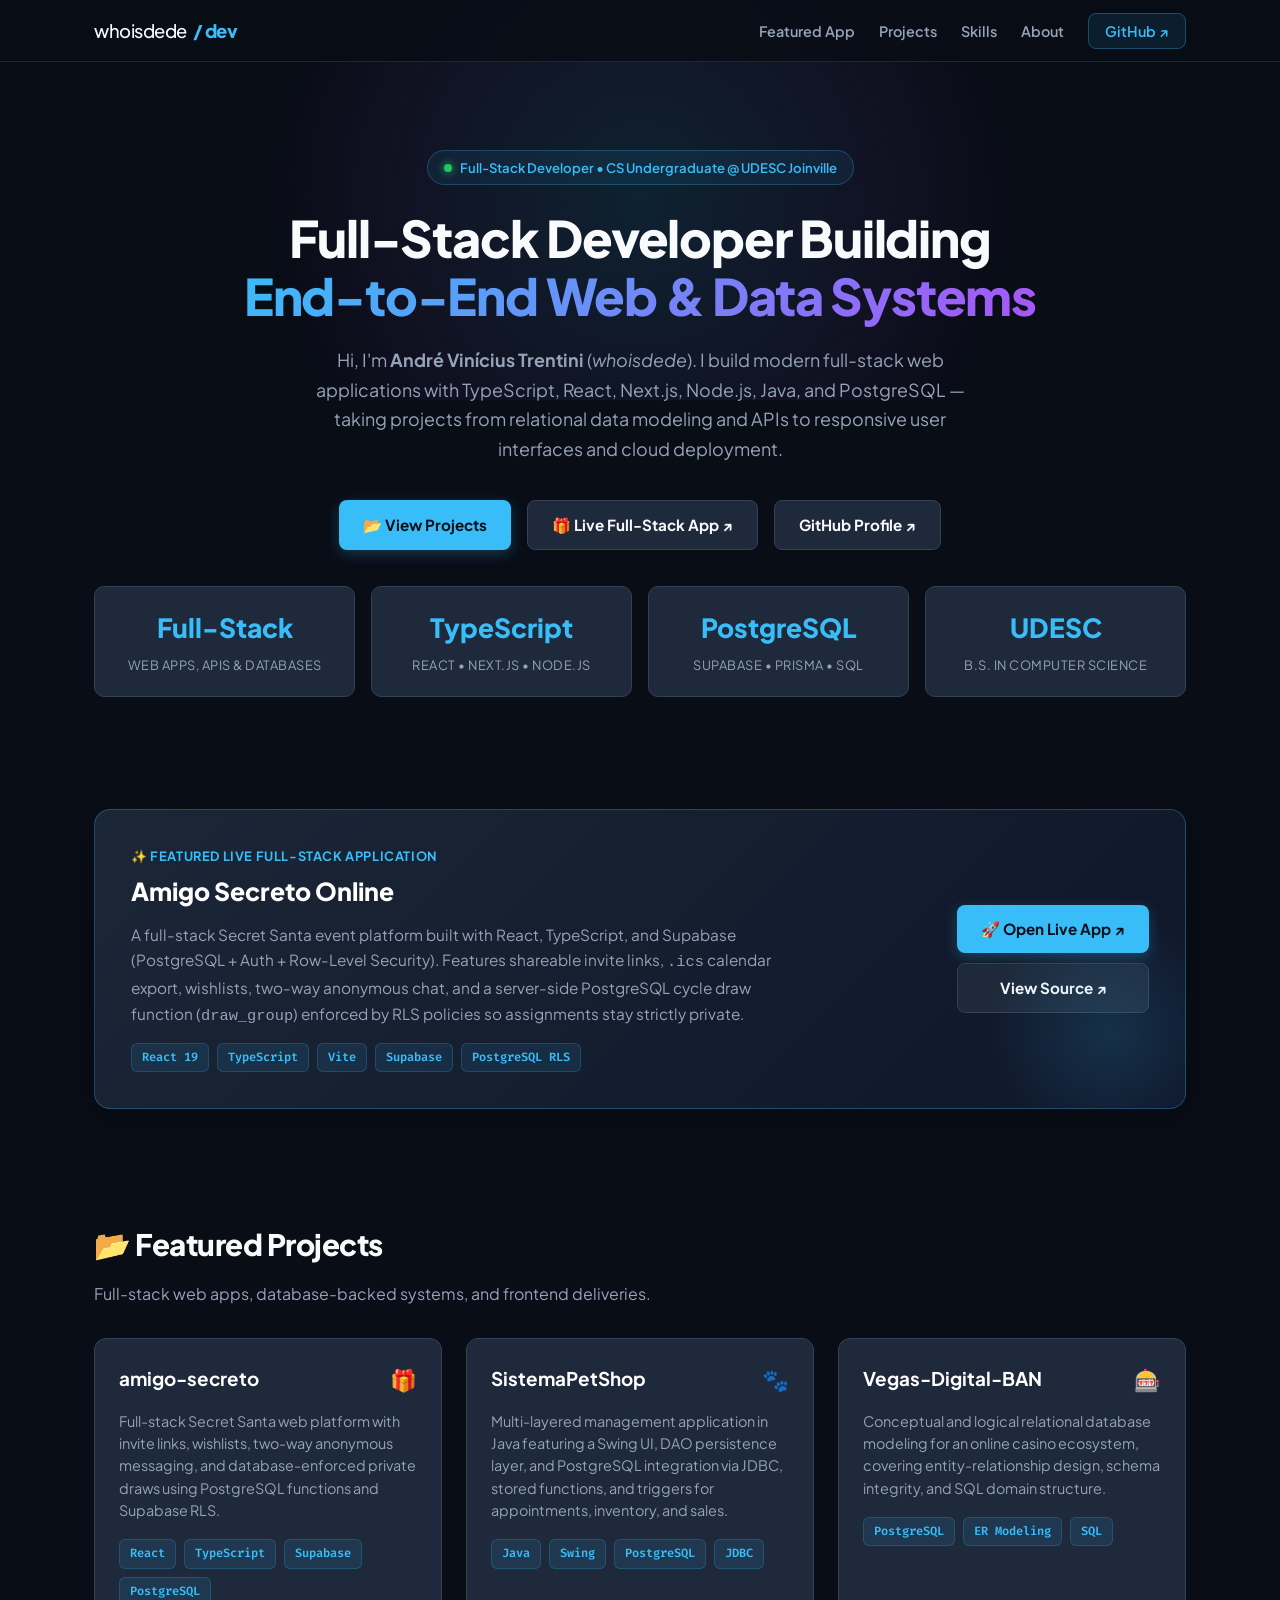
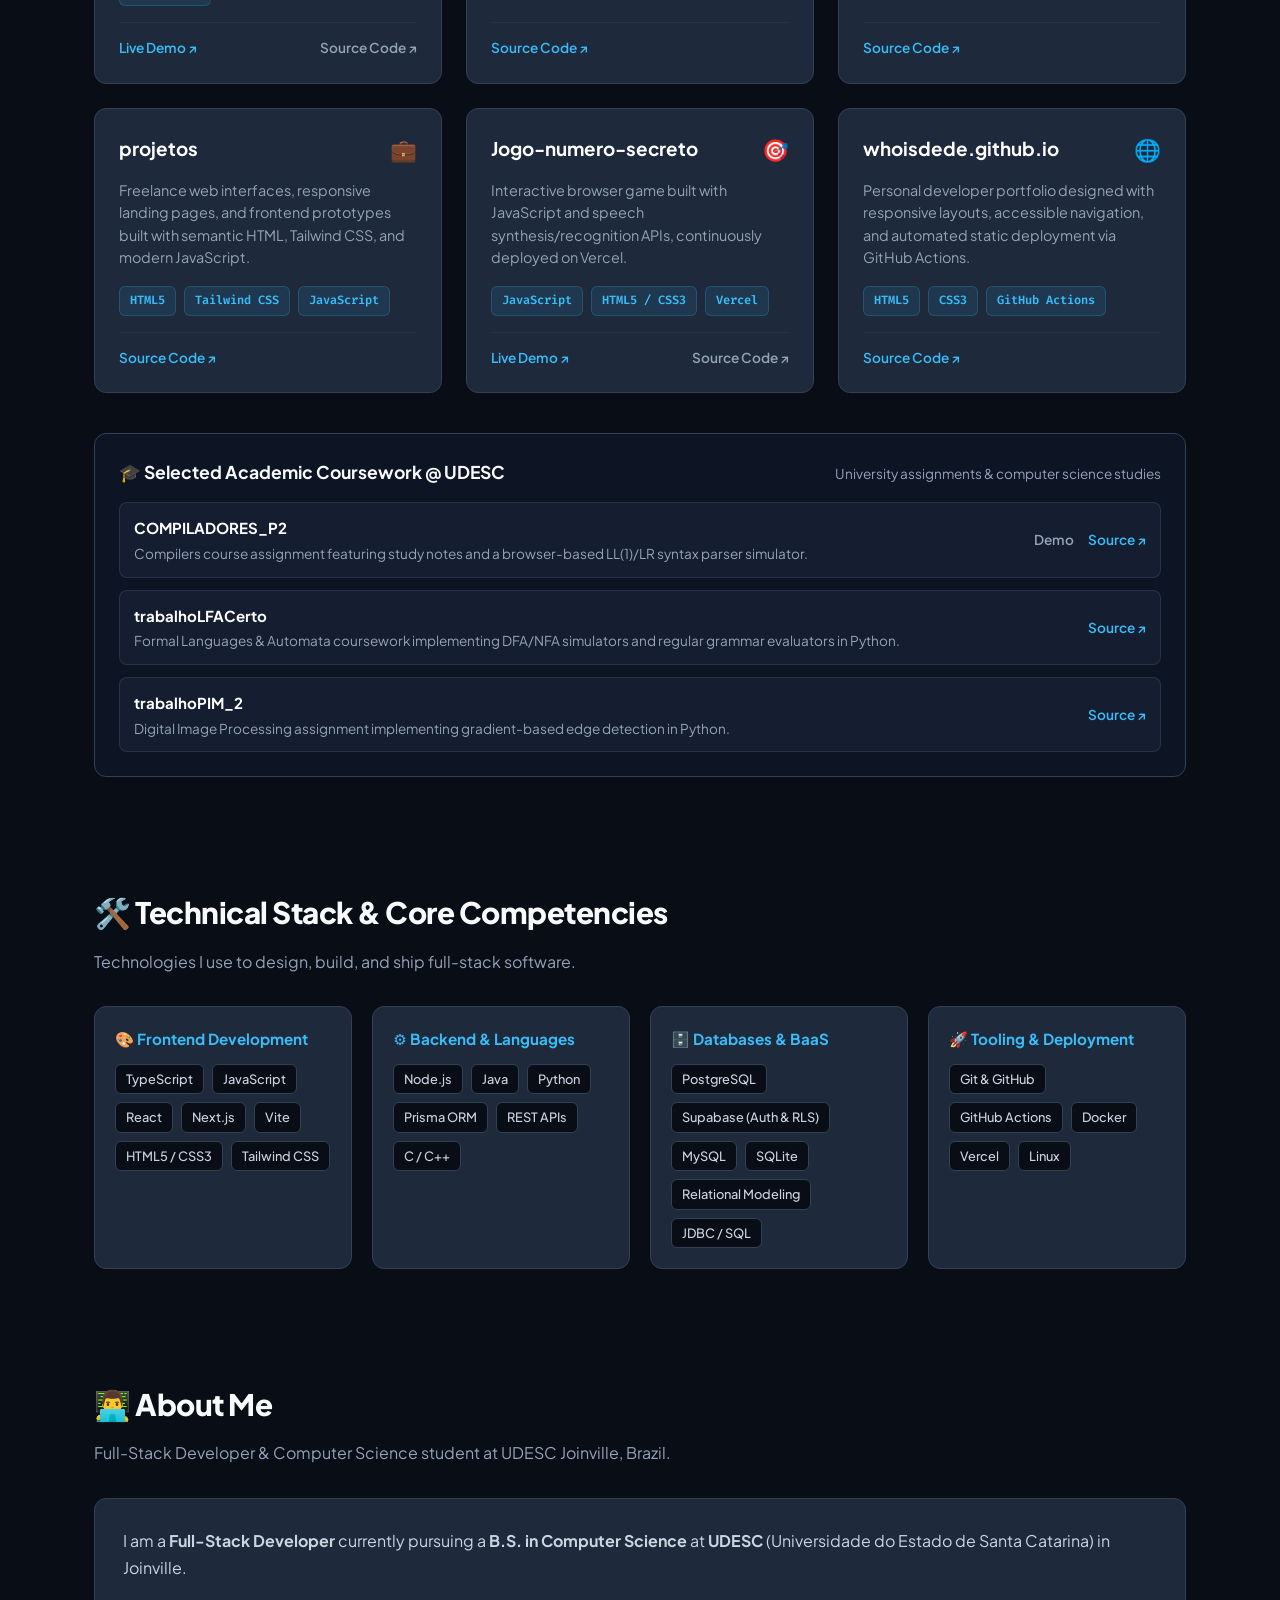
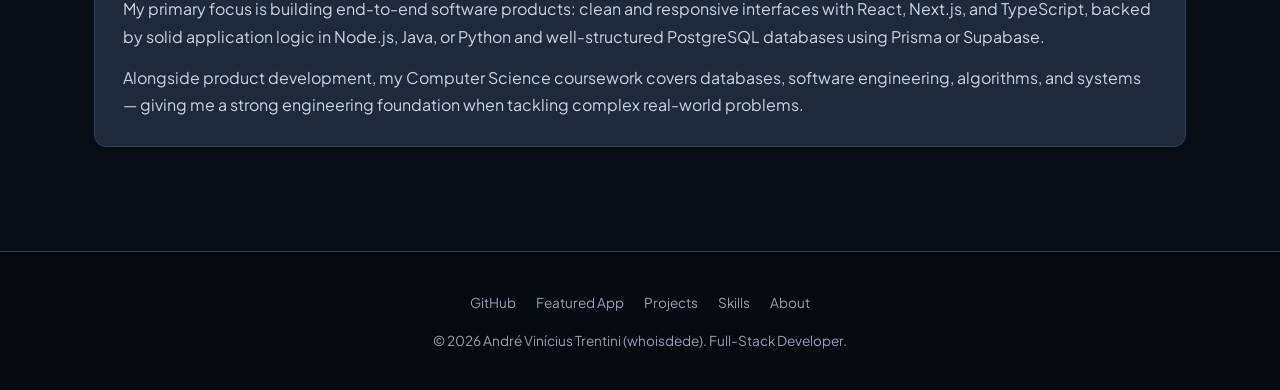
<file: index.html>
<!DOCTYPE html>
<html lang="en">
<head>
  <meta charset="UTF-8" />
  <meta name="viewport" content="width=device-width, initial-scale=1.0" />
  <title>André Vinícius Trentini | Full-Stack Developer</title>
  <meta name="description" content="Personal portfolio of André Vinícius Trentini (whoisdede). Full-Stack Developer and Computer Science undergraduate at UDESC building end-to-end web applications, APIs, and relational database systems." />
  <link rel="preconnect" href="https://fonts.googleapis.com" />
  <link rel="preconnect" href="https://fonts.gstatic.com" crossorigin />
  <link href="https://fonts.googleapis.com/css2?family=Fira+Code:wght@400;600&family=Plus+Jakarta+Sans:wght@400;500;600;700;800&display=swap" rel="stylesheet" />
  <style>
    :root {
      --bg: #090d16;
      --surface: #0f172a;
      --card-bg: #1e293b;
      --card-hover: #273549;
      --border: #334155;
      --text: #f8fafc;
      --text-muted: #94a3b8;
      --primary: #38bdf8;
      --primary-glow: rgba(56, 189, 248, 0.25);
      --accent: #a855f7;
      --success: #22c55e;
      --font-main: 'Plus Jakarta Sans', system-ui, -apple-system, sans-serif;
      --font-mono: 'Fira Code', monospace;
    }

    * { box-sizing: border-box; margin: 0; padding: 0; }
    html { scroll-behavior: smooth; }
    body {
      background-color: var(--bg);
      color: var(--text);
      font-family: var(--font-main);
      line-height: 1.6;
      overflow-x: hidden;
    }

    :focus-visible {
      outline: 2px solid var(--primary);
      outline-offset: 3px;
    }

    /* Ambient background gradient glow */
    .bg-glow {
      position: fixed;
      top: 0;
      left: 50%;
      transform: translateX(-50%);
      width: 1000px;
      height: 400px;
      background: radial-gradient(circle, rgba(56, 189, 248, 0.12) 0%, rgba(168, 85, 247, 0.05) 50%, transparent 70%);
      pointer-events: none;
      z-index: 0;
    }

    /* Navigation */
    header {
      position: sticky;
      top: 0;
      backdrop-filter: blur(14px);
      background: rgba(9, 13, 22, 0.85);
      border-bottom: 1px solid rgba(51, 65, 85, 0.5);
      z-index: 100;
    }
    .nav-container {
      max-width: 1140px;
      margin: 0 auto;
      padding: 16px 24px;
      display: flex;
      justify-content: space-between;
      align-items: center;
      position: relative;
    }
    .logo {
      font-size: 1.15rem;
      font-weight: 800;
      color: var(--primary);
      text-decoration: none;
      display: flex;
      align-items: center;
      gap: 6px;
      letter-spacing: -0.5px;
    }
    .logo span { color: var(--text); font-weight: 500; }
    .nav-links { display: flex; gap: 24px; list-style: none; align-items: center; }
    .nav-links a {
      color: var(--text-muted);
      text-decoration: none;
      font-size: 0.9rem;
      font-weight: 600;
      transition: color 0.2s;
    }
    .nav-links a:hover { color: var(--primary); }
    .btn-nav {
      background: rgba(56, 189, 248, 0.1);
      color: var(--primary) !important;
      border: 1px solid rgba(56, 189, 248, 0.3);
      padding: 8px 16px;
      border-radius: 8px;
      transition: all 0.2s !important;
    }
    .btn-nav:hover {
      background: var(--primary) !important;
      color: #090d16 !important;
    }
    .nav-toggle {
      display: none;
      background: var(--card-bg);
      color: var(--text);
      border: 1px solid var(--border);
      border-radius: 8px;
      padding: 8px 10px;
      cursor: pointer;
      align-items: center;
      justify-content: center;
    }

    /* Layout Container */
    .container {
      max-width: 1140px;
      margin: 0 auto;
      padding: 0 24px;
      position: relative;
      z-index: 1;
    }

    /* Hero Section */
    .hero {
      padding: 88px 0 56px;
      text-align: center;
    }
    .badge-pill {
      display: inline-flex;
      align-items: center;
      gap: 8px;
      padding: 6px 16px;
      background: rgba(56, 189, 248, 0.08);
      border: 1px solid rgba(56, 189, 248, 0.25);
      border-radius: 9999px;
      font-size: 0.82rem;
      font-weight: 600;
      color: var(--primary);
      margin-bottom: 24px;
    }
    .badge-dot { width: 8px; height: 8px; background: var(--success); border-radius: 50%; box-shadow: 0 0 8px var(--success); }

    .hero h1 {
      font-size: 3.15rem;
      font-weight: 800;
      letter-spacing: -1.2px;
      line-height: 1.15;
      margin-bottom: 20px;
    }
    .gradient-text {
      background: linear-gradient(135deg, #38bdf8 0%, #a855f7 100%);
      -webkit-background-clip: text;
      -webkit-text-fill-color: transparent;
    }
    .hero p {
      font-size: 1.12rem;
      color: var(--text-muted);
      max-width: 680px;
      margin: 0 auto 36px;
      line-height: 1.65;
    }
    .hero-actions {
      display: flex;
      justify-content: center;
      gap: 16px;
      flex-wrap: wrap;
    }
    .btn {
      display: inline-flex;
      align-items: center;
      gap: 8px;
      padding: 12px 24px;
      border-radius: 8px;
      font-size: 0.95rem;
      font-weight: 700;
      text-decoration: none;
      transition: all 0.2s;
      cursor: pointer;
    }
    .btn-primary {
      background: var(--primary);
      color: #090d16;
      box-shadow: 0 4px 14px var(--primary-glow);
    }
    .btn-primary:hover {
      background: #7dd3fc;
      transform: translateY(-2px);
      box-shadow: 0 6px 20px var(--primary-glow);
    }
    .btn-secondary {
      background: var(--card-bg);
      color: var(--text);
      border: 1px solid var(--border);
    }
    .btn-secondary:hover {
      background: var(--card-hover);
      border-color: var(--primary);
      transform: translateY(-2px);
    }

    /* Section Styling */
    section { padding: 56px 0; }
    .section-title {
      font-size: 1.85rem;
      font-weight: 800;
      letter-spacing: -0.5px;
      margin-bottom: 12px;
      display: flex;
      align-items: center;
      gap: 12px;
    }
    .section-subtitle {
      font-size: 1rem;
      color: var(--text-muted);
      margin-bottom: 32px;
    }

    /* Featured App Banner */
    .featured-banner {
      background: linear-gradient(135deg, rgba(30, 41, 59, 0.9) 0%, rgba(15, 23, 42, 0.95) 100%);
      border: 1px solid rgba(56, 189, 248, 0.3);
      border-radius: 16px;
      padding: 36px;
      display: flex;
      justify-content: space-between;
      align-items: center;
      gap: 32px;
      box-shadow: 0 10px 30px rgba(0, 0, 0, 0.3);
      position: relative;
      overflow: hidden;
    }
    .featured-banner::before {
      content: "";
      position: absolute;
      right: -50px;
      bottom: -50px;
      width: 250px;
      height: 250px;
      background: radial-gradient(circle, rgba(56, 189, 248, 0.15), transparent 70%);
      pointer-events: none;
    }
    .featured-eyebrow {
      font-size: 0.8rem;
      font-weight: 700;
      color: var(--primary);
      text-transform: uppercase;
      letter-spacing: 0.6px;
      margin-bottom: 6px;
    }
    .featured-content h2 { font-size: 1.55rem; color: #fff; margin-bottom: 10px; font-weight: 800; }
    .featured-content p { color: var(--text-muted); font-size: 0.96rem; max-width: 640px; line-height: 1.65; }
    .featured-actions {
      display: flex;
      flex-direction: column;
      gap: 10px;
      flex-shrink: 0;
    }
    .lab-tags { display: flex; gap: 8px; margin-top: 14px; flex-wrap: wrap; }
    .tag {
      padding: 4px 10px;
      border-radius: 6px;
      font-size: 0.75rem;
      font-family: var(--font-mono);
      font-weight: 600;
      background: rgba(56, 189, 248, 0.1);
      color: var(--primary);
      border: 1px solid rgba(56, 189, 248, 0.2);
    }

    /* Projects Grid */
    .projects-grid {
      display: grid;
      grid-template-columns: repeat(auto-fill, minmax(320px, 1fr));
      gap: 24px;
    }
    .project-card {
      background: var(--card-bg);
      border: 1px solid var(--border);
      border-radius: 12px;
      padding: 24px;
      display: flex;
      flex-direction: column;
      justify-content: space-between;
      transition: transform 0.25s ease, border-color 0.25s ease, box-shadow 0.25s ease;
      position: relative;
    }
    .project-card:hover {
      transform: translateY(-4px);
      border-color: var(--primary);
      box-shadow: 0 12px 24px -10px rgba(56, 189, 248, 0.15);
    }
    .project-header {
      display: flex;
      justify-content: space-between;
      align-items: flex-start;
      margin-bottom: 12px;
    }
    .project-title { font-size: 1.18rem; font-weight: 700; color: #fff; }
    .project-icon { font-size: 1.35rem; }
    .project-desc {
      color: var(--text-muted);
      font-size: 0.9rem;
      margin-bottom: 18px;
      flex-grow: 1;
      line-height: 1.55;
    }
    .project-card .lab-tags { margin-top: 0; margin-bottom: 16px; }
    .project-footer {
      display: flex;
      justify-content: space-between;
      align-items: center;
      gap: 12px;
      padding-top: 14px;
      border-top: 1px solid rgba(51, 65, 85, 0.45);
    }
    .project-link {
      font-size: 0.85rem;
      color: var(--primary);
      font-weight: 600;
      text-decoration: none;
      display: inline-flex;
      align-items: center;
      gap: 4px;
      transition: color 0.2s;
    }
    .project-link:hover { color: #7dd3fc; text-decoration: underline; }
    .project-link.muted { color: var(--text-muted); }
    .project-link.muted:hover { color: var(--text); }

    /* Coursework Subsection */
    .coursework-box {
      margin-top: 40px;
      background: rgba(15, 23, 42, 0.75);
      border: 1px solid var(--border);
      border-radius: 12px;
      padding: 24px;
    }
    .coursework-header {
      display: flex;
      justify-content: space-between;
      align-items: baseline;
      flex-wrap: wrap;
      gap: 8px;
      margin-bottom: 16px;
    }
    .coursework-header h3 { font-size: 1.1rem; font-weight: 700; color: var(--text); }
    .coursework-header span { font-size: 0.85rem; color: var(--text-muted); }
    .coursework-list { list-style: none; display: grid; gap: 12px; }
    .coursework-item {
      display: flex;
      justify-content: space-between;
      align-items: center;
      gap: 16px;
      padding: 12px 14px;
      background: rgba(30, 41, 59, 0.55);
      border: 1px solid rgba(51, 65, 85, 0.6);
      border-radius: 8px;
      flex-wrap: wrap;
    }
    .coursework-info strong { color: #fff; font-size: 0.94rem; }
    .coursework-info p { color: var(--text-muted); font-size: 0.85rem; margin-top: 2px; }
    .coursework-links { display: flex; gap: 14px; flex-shrink: 0; }

    /* Skills Grid */
    .skills-grid {
      display: grid;
      grid-template-columns: repeat(auto-fill, minmax(250px, 1fr));
      gap: 20px;
    }
    .skill-card {
      background: var(--card-bg);
      border: 1px solid var(--border);
      border-radius: 12px;
      padding: 20px;
    }
    .skill-title {
      font-size: 0.95rem;
      font-weight: 700;
      color: var(--primary);
      margin-bottom: 12px;
      display: flex;
      align-items: center;
      gap: 8px;
    }
    .skill-list { display: flex; flex-wrap: wrap; gap: 8px; list-style: none; }
    .skill-pill {
      background: #090d16;
      border: 1px solid var(--border);
      padding: 4px 10px;
      border-radius: 6px;
      font-size: 0.8rem;
      color: #cbd5e1;
      font-weight: 500;
    }

    /* Stats Overview */
    .stats-container {
      display: grid;
      grid-template-columns: repeat(auto-fit, minmax(210px, 1fr));
      gap: 16px;
      margin-top: 36px;
    }
    .stat-box {
      background: var(--card-bg);
      border: 1px solid var(--border);
      border-radius: 10px;
      padding: 20px;
      text-align: center;
    }
    .stat-number { font-size: 1.65rem; font-weight: 800; color: var(--primary); }
    .stat-label { font-size: 0.8rem; color: var(--text-muted); text-transform: uppercase; letter-spacing: 0.5px; margin-top: 6px; }

    /* About Card */
    .about-card {
      background: var(--card-bg);
      border: 1px solid var(--border);
      border-radius: 12px;
      padding: 28px;
      line-height: 1.7;
      color: #cbd5e1;
    }
    .about-card p + p { margin-top: 14px; }

    /* Footer */
    footer {
      border-top: 1px solid var(--border);
      padding: 40px 0;
      text-align: center;
      color: var(--text-muted);
      font-size: 0.85rem;
      background: #060910;
      margin-top: 48px;
    }
    .footer-links { display: flex; justify-content: center; gap: 20px; margin-bottom: 16px; flex-wrap: wrap; }
    .footer-links a { color: var(--text-muted); text-decoration: none; transition: color 0.2s; }
    .footer-links a:hover { color: var(--primary); }

    @media (max-width: 768px) {
      .hero h1 { font-size: 2.25rem; }
      .featured-banner { flex-direction: column; align-items: flex-start; padding: 26px; }
      .featured-actions { width: 100%; }
      .nav-toggle { display: inline-flex; }
      .nav-links {
        display: none;
        position: absolute;
        top: 100%;
        left: 0;
        right: 0;
        flex-direction: column;
        align-items: stretch;
        gap: 12px;
        background: rgba(9, 13, 22, 0.97);
        border-bottom: 1px solid var(--border);
        padding: 16px 24px 20px;
      }
      .nav-links.open { display: flex; }
      .nav-links a { display: block; padding: 6px 0; }
      .btn-nav { text-align: center; }
    }

    @media (prefers-reduced-motion: reduce) {
      html { scroll-behavior: auto; }
      .btn, .project-card, .nav-links a { transition: none; }
      .btn:hover, .project-card:hover { transform: none; }
    }
  </style>
</head>
<body>

  <div class="bg-glow" aria-hidden="true"></div>

  <!-- HEADER -->
  <header>
    <nav class="nav-container" aria-label="Primary">
      <a href="#" class="logo">
        <span>whoisdede</span> / dev
      </a>
      <button
        type="button"
        class="nav-toggle"
        aria-expanded="false"
        aria-controls="primary-nav"
        aria-label="Toggle navigation menu"
      >
        <svg width="20" height="20" viewBox="0 0 24 24" fill="none" stroke="currentColor" stroke-width="2" aria-hidden="true">
          <path d="M4 6h16M4 12h16M4 18h16" stroke-linecap="round" />
        </svg>
      </button>
      <ul id="primary-nav" class="nav-links">
        <li><a href="#featured">Featured App</a></li>
        <li><a href="#projects">Projects</a></li>
        <li><a href="#skills">Skills</a></li>
        <li><a href="#about">About</a></li>
        <li><a href="https://github.com/whoisdede" target="_blank" rel="noopener noreferrer" class="btn-nav">GitHub ↗</a></li>
      </ul>
    </nav>
  </header>

  <!-- MAIN -->
  <main class="container">

    <!-- HERO -->
    <section class="hero">
      <div class="badge-pill">
        <span class="badge-dot" aria-hidden="true"></span>
        <span>Full-Stack Developer • CS Undergraduate @ UDESC Joinville</span>
      </div>
      <h1>
        Full-Stack Developer Building <br />
        <span class="gradient-text">End-to-End Web &amp; Data Systems</span>
      </h1>
      <p>
        Hi, I'm <strong>André Vinícius Trentini</strong> (<em>whoisdede</em>). I build modern full-stack
        web applications with TypeScript, React, Next.js, Node.js, Java, and PostgreSQL — taking projects
        from relational data modeling and APIs to responsive user interfaces and cloud deployment.
      </p>
      <div class="hero-actions">
        <a href="#projects" class="btn btn-primary">📂 View Projects</a>
        <a href="https://whoisdede.github.io/amigo-secreto/" target="_blank" rel="noopener noreferrer" class="btn btn-secondary">🎁 Live Full-Stack App ↗</a>
        <a href="https://github.com/whoisdede" target="_blank" rel="noopener noreferrer" class="btn btn-secondary">GitHub Profile ↗</a>
      </div>

      <div class="stats-container">
        <div class="stat-box">
          <div class="stat-number">Full-Stack</div>
          <div class="stat-label">Web Apps, APIs &amp; Databases</div>
        </div>
        <div class="stat-box">
          <div class="stat-number">TypeScript</div>
          <div class="stat-label">React • Next.js • Node.js</div>
        </div>
        <div class="stat-box">
          <div class="stat-number">PostgreSQL</div>
          <div class="stat-label">Supabase • Prisma • SQL</div>
        </div>
        <div class="stat-box">
          <div class="stat-number">UDESC</div>
          <div class="stat-label">B.S. in Computer Science</div>
        </div>
      </div>
    </section>

    <!-- FEATURED FULL-STACK APP -->
    <section id="featured">
      <div class="featured-banner">
        <div class="featured-content">
          <div class="featured-eyebrow">✨ Featured Live Full-Stack Application</div>
          <h2>Amigo Secreto Online</h2>
          <p>
            A full-stack Secret Santa event platform built with React, TypeScript, and Supabase (PostgreSQL + Auth + Row-Level Security).
            Features shareable invite links, <code>.ics</code> calendar export, wishlists, two-way anonymous chat, and a server-side PostgreSQL
            cycle draw function (<code>draw_group</code>) enforced by RLS policies so assignments stay strictly private.
          </p>
          <div class="lab-tags">
            <span class="tag">React 19</span>
            <span class="tag">TypeScript</span>
            <span class="tag">Vite</span>
            <span class="tag">Supabase</span>
            <span class="tag">PostgreSQL RLS</span>
          </div>
        </div>
        <div class="featured-actions">
          <a href="https://whoisdede.github.io/amigo-secreto/" target="_blank" rel="noopener noreferrer" class="btn btn-primary" style="white-space:nowrap;">
            🚀 Open Live App ↗
          </a>
          <a href="https://github.com/whoisdede/amigo-secreto" target="_blank" rel="noopener noreferrer" class="btn btn-secondary" style="white-space:nowrap; justify-content:center;">
            View Source ↗
          </a>
        </div>
      </div>
    </section>

    <!-- PROJECTS -->
    <section id="projects">
      <h2 class="section-title">📂 Featured Projects</h2>
      <p class="section-subtitle">Full-stack web apps, database-backed systems, and frontend deliveries.</p>

      <div class="projects-grid">

        <!-- Project 1: Amigo Secreto -->
        <article class="project-card">
          <div>
            <div class="project-header">
              <h3 class="project-title">amigo-secreto</h3>
              <span class="project-icon" aria-hidden="true">🎁</span>
            </div>
            <p class="project-desc">
              Full-stack Secret Santa web platform with invite links, wishlists, two-way anonymous messaging, and database-enforced private draws using PostgreSQL functions and Supabase RLS.
            </p>
            <div class="lab-tags">
              <span class="tag">React</span>
              <span class="tag">TypeScript</span>
              <span class="tag">Supabase</span>
              <span class="tag">PostgreSQL</span>
            </div>
          </div>
          <div class="project-footer">
            <a href="https://whoisdede.github.io/amigo-secreto/" target="_blank" rel="noopener noreferrer" class="project-link">Live Demo ↗</a>
            <a href="https://github.com/whoisdede/amigo-secreto" target="_blank" rel="noopener noreferrer" class="project-link muted">Source Code ↗</a>
          </div>
        </article>

        <!-- Project 2: Sistema PetShop -->
        <article class="project-card">
          <div>
            <div class="project-header">
              <h3 class="project-title">SistemaPetShop</h3>
              <span class="project-icon" aria-hidden="true">🐾</span>
            </div>
            <p class="project-desc">
              Multi-layered management application in Java featuring a Swing UI, DAO persistence layer, and PostgreSQL integration via JDBC, stored functions, and triggers for appointments, inventory, and sales.
            </p>
            <div class="lab-tags">
              <span class="tag">Java</span>
              <span class="tag">Swing</span>
              <span class="tag">PostgreSQL</span>
              <span class="tag">JDBC</span>
            </div>
          </div>
          <div class="project-footer">
            <a href="https://github.com/whoisdede/SistemaPetShop" target="_blank" rel="noopener noreferrer" class="project-link">Source Code ↗</a>
          </div>
        </article>

        <!-- Project 3: Vegas Digital -->
        <article class="project-card">
          <div>
            <div class="project-header">
              <h3 class="project-title">Vegas-Digital-BAN</h3>
              <span class="project-icon" aria-hidden="true">🎰</span>
            </div>
            <p class="project-desc">
              Conceptual and logical relational database modeling for an online casino ecosystem, covering entity-relationship design, schema integrity, and SQL domain structure.
            </p>
            <div class="lab-tags">
              <span class="tag">PostgreSQL</span>
              <span class="tag">ER Modeling</span>
              <span class="tag">SQL</span>
            </div>
          </div>
          <div class="project-footer">
            <a href="https://github.com/whoisdede/Vegas-Digital-BAN" target="_blank" rel="noopener noreferrer" class="project-link">Source Code ↗</a>
          </div>
        </article>

        <!-- Project 4: Freelance & Frontend -->
        <article class="project-card">
          <div>
            <div class="project-header">
              <h3 class="project-title">projetos</h3>
              <span class="project-icon" aria-hidden="true">💼</span>
            </div>
            <p class="project-desc">
              Freelance web interfaces, responsive landing pages, and frontend prototypes built with semantic HTML, Tailwind CSS, and modern JavaScript.
            </p>
            <div class="lab-tags">
              <span class="tag">HTML5</span>
              <span class="tag">Tailwind CSS</span>
              <span class="tag">JavaScript</span>
            </div>
          </div>
          <div class="project-footer">
            <a href="https://github.com/whoisdede/projetos" target="_blank" rel="noopener noreferrer" class="project-link">Source Code ↗</a>
          </div>
        </article>

        <!-- Project 5: Jogo Numero Secreto -->
        <article class="project-card">
          <div>
            <div class="project-header">
              <h3 class="project-title">Jogo-numero-secreto</h3>
              <span class="project-icon" aria-hidden="true">🎯</span>
            </div>
            <p class="project-desc">
              Interactive browser game built with JavaScript and speech synthesis/recognition APIs, continuously deployed on Vercel.
            </p>
            <div class="lab-tags">
              <span class="tag">JavaScript</span>
              <span class="tag">HTML5 / CSS3</span>
              <span class="tag">Vercel</span>
            </div>
          </div>
          <div class="project-footer">
            <a href="https://jogo-numero-secreto-alpha-wheat.vercel.app" target="_blank" rel="noopener noreferrer" class="project-link">Live Demo ↗</a>
            <a href="https://github.com/whoisdede/Jogo-numero-secreto" target="_blank" rel="noopener noreferrer" class="project-link muted">Source Code ↗</a>
          </div>
        </article>

        <!-- Project 6: Portfolio -->
        <article class="project-card">
          <div>
            <div class="project-header">
              <h3 class="project-title">whoisdede.github.io</h3>
              <span class="project-icon" aria-hidden="true">🌐</span>
            </div>
            <p class="project-desc">
              Personal developer portfolio designed with responsive layouts, accessible navigation, and automated static deployment via GitHub Actions.
            </p>
            <div class="lab-tags">
              <span class="tag">HTML5</span>
              <span class="tag">CSS3</span>
              <span class="tag">GitHub Actions</span>
            </div>
          </div>
          <div class="project-footer">
            <a href="https://github.com/whoisdede/whoisdede.github.io" target="_blank" rel="noopener noreferrer" class="project-link">Source Code ↗</a>
          </div>
        </article>

      </div>

      <!-- SECONDARY ACADEMIC COURSEWORK -->
      <div class="coursework-box">
        <div class="coursework-header">
          <h3>🎓 Selected Academic Coursework @ UDESC</h3>
          <span>University assignments &amp; computer science studies</span>
        </div>
        <ul class="coursework-list">
          <li class="coursework-item">
            <div class="coursework-info">
              <strong>COMPILADORES_P2</strong>
              <p>Compilers course assignment featuring study notes and a browser-based LL(1)/LR syntax parser simulator.</p>
            </div>
            <div class="coursework-links">
              <a href="compiler-lab.html" class="project-link muted">Demo</a>
              <a href="https://github.com/whoisdede/COMPILADORES_P2" target="_blank" rel="noopener noreferrer" class="project-link">Source ↗</a>
            </div>
          </li>
          <li class="coursework-item">
            <div class="coursework-info">
              <strong>trabalhoLFACerto</strong>
              <p>Formal Languages &amp; Automata coursework implementing DFA/NFA simulators and regular grammar evaluators in Python.</p>
            </div>
            <div class="coursework-links">
              <a href="https://github.com/whoisdede/trabalhoLFACerto" target="_blank" rel="noopener noreferrer" class="project-link">Source ↗</a>
            </div>
          </li>
          <li class="coursework-item">
            <div class="coursework-info">
              <strong>trabalhoPIM_2</strong>
              <p>Digital Image Processing assignment implementing gradient-based edge detection in Python.</p>
            </div>
            <div class="coursework-links">
              <a href="https://github.com/whoisdede/trabalhoPIM_2" target="_blank" rel="noopener noreferrer" class="project-link">Source ↗</a>
            </div>
          </li>
        </ul>
      </div>
    </section>

    <!-- SKILLS -->
    <section id="skills">
      <h2 class="section-title">🛠️ Technical Stack &amp; Core Competencies</h2>
      <p class="section-subtitle">Technologies I use to design, build, and ship full-stack software.</p>

      <div class="skills-grid">
        <div class="skill-card">
          <div class="skill-title">🎨 Frontend Development</div>
          <ul class="skill-list">
            <li class="skill-pill">TypeScript</li>
            <li class="skill-pill">JavaScript</li>
            <li class="skill-pill">React</li>
            <li class="skill-pill">Next.js</li>
            <li class="skill-pill">Vite</li>
            <li class="skill-pill">HTML5 / CSS3</li>
            <li class="skill-pill">Tailwind CSS</li>
          </ul>
        </div>

        <div class="skill-card">
          <div class="skill-title">⚙️ Backend &amp; Languages</div>
          <ul class="skill-list">
            <li class="skill-pill">Node.js</li>
            <li class="skill-pill">Java</li>
            <li class="skill-pill">Python</li>
            <li class="skill-pill">Prisma ORM</li>
            <li class="skill-pill">REST APIs</li>
            <li class="skill-pill">C / C++</li>
          </ul>
        </div>

        <div class="skill-card">
          <div class="skill-title">🗄️ Databases &amp; BaaS</div>
          <ul class="skill-list">
            <li class="skill-pill">PostgreSQL</li>
            <li class="skill-pill">Supabase (Auth &amp; RLS)</li>
            <li class="skill-pill">MySQL</li>
            <li class="skill-pill">SQLite</li>
            <li class="skill-pill">Relational Modeling</li>
            <li class="skill-pill">JDBC / SQL</li>
          </ul>
        </div>

        <div class="skill-card">
          <div class="skill-title">🚀 Tooling &amp; Deployment</div>
          <ul class="skill-list">
            <li class="skill-pill">Git &amp; GitHub</li>
            <li class="skill-pill">GitHub Actions</li>
            <li class="skill-pill">Docker</li>
            <li class="skill-pill">Vercel</li>
            <li class="skill-pill">Linux</li>
          </ul>
        </div>
      </div>
    </section>

    <!-- ABOUT -->
    <section id="about">
      <h2 class="section-title">👨‍💻 About Me</h2>
      <p class="section-subtitle">Full-Stack Developer &amp; Computer Science student at UDESC Joinville, Brazil.</p>
      <div class="about-card">
        <p>
          I am a <strong>Full-Stack Developer</strong> currently pursuing a <strong>B.S. in Computer Science</strong> at
          <strong>UDESC</strong> (Universidade do Estado de Santa Catarina) in Joinville.
        </p>
        <p>
          My primary focus is building end-to-end software products: clean and responsive interfaces with React, Next.js, and TypeScript,
          backed by solid application logic in Node.js, Java, or Python and well-structured PostgreSQL databases using Prisma or Supabase.
        </p>
        <p>
          Alongside product development, my Computer Science coursework covers databases, software engineering, algorithms, and systems —
          giving me a strong engineering foundation when tackling complex real-world problems.
        </p>
      </div>
    </section>

  </main>

  <!-- FOOTER -->
  <footer>
    <div class="container">
      <div class="footer-links">
        <a href="https://github.com/whoisdede" target="_blank" rel="noopener noreferrer">GitHub</a>
        <a href="#featured">Featured App</a>
        <a href="#projects">Projects</a>
        <a href="#skills">Skills</a>
        <a href="#about">About</a>
      </div>
      <p>&copy; 2026 André Vinícius Trentini (whoisdede). Full-Stack Developer.</p>
    </div>
  </footer>

  <script>
    const navToggle = document.querySelector('.nav-toggle');
    const primaryNav = document.getElementById('primary-nav');

    if (navToggle && primaryNav) {
      navToggle.addEventListener('click', () => {
        const expanded = navToggle.getAttribute('aria-expanded') === 'true';
        navToggle.setAttribute('aria-expanded', String(!expanded));
        primaryNav.classList.toggle('open');
      });

      primaryNav.querySelectorAll('a').forEach((link) => {
        link.addEventListener('click', () => {
          navToggle.setAttribute('aria-expanded', 'false');
          primaryNav.classList.remove('open');
        });
      });

      document.addEventListener('keydown', (event) => {
        if (event.key === 'Escape' && primaryNav.classList.contains('open')) {
          navToggle.setAttribute('aria-expanded', 'false');
          primaryNav.classList.remove('open');
          navToggle.focus();
        }
      });
    }
  </script>

</body>
</html>
</file>
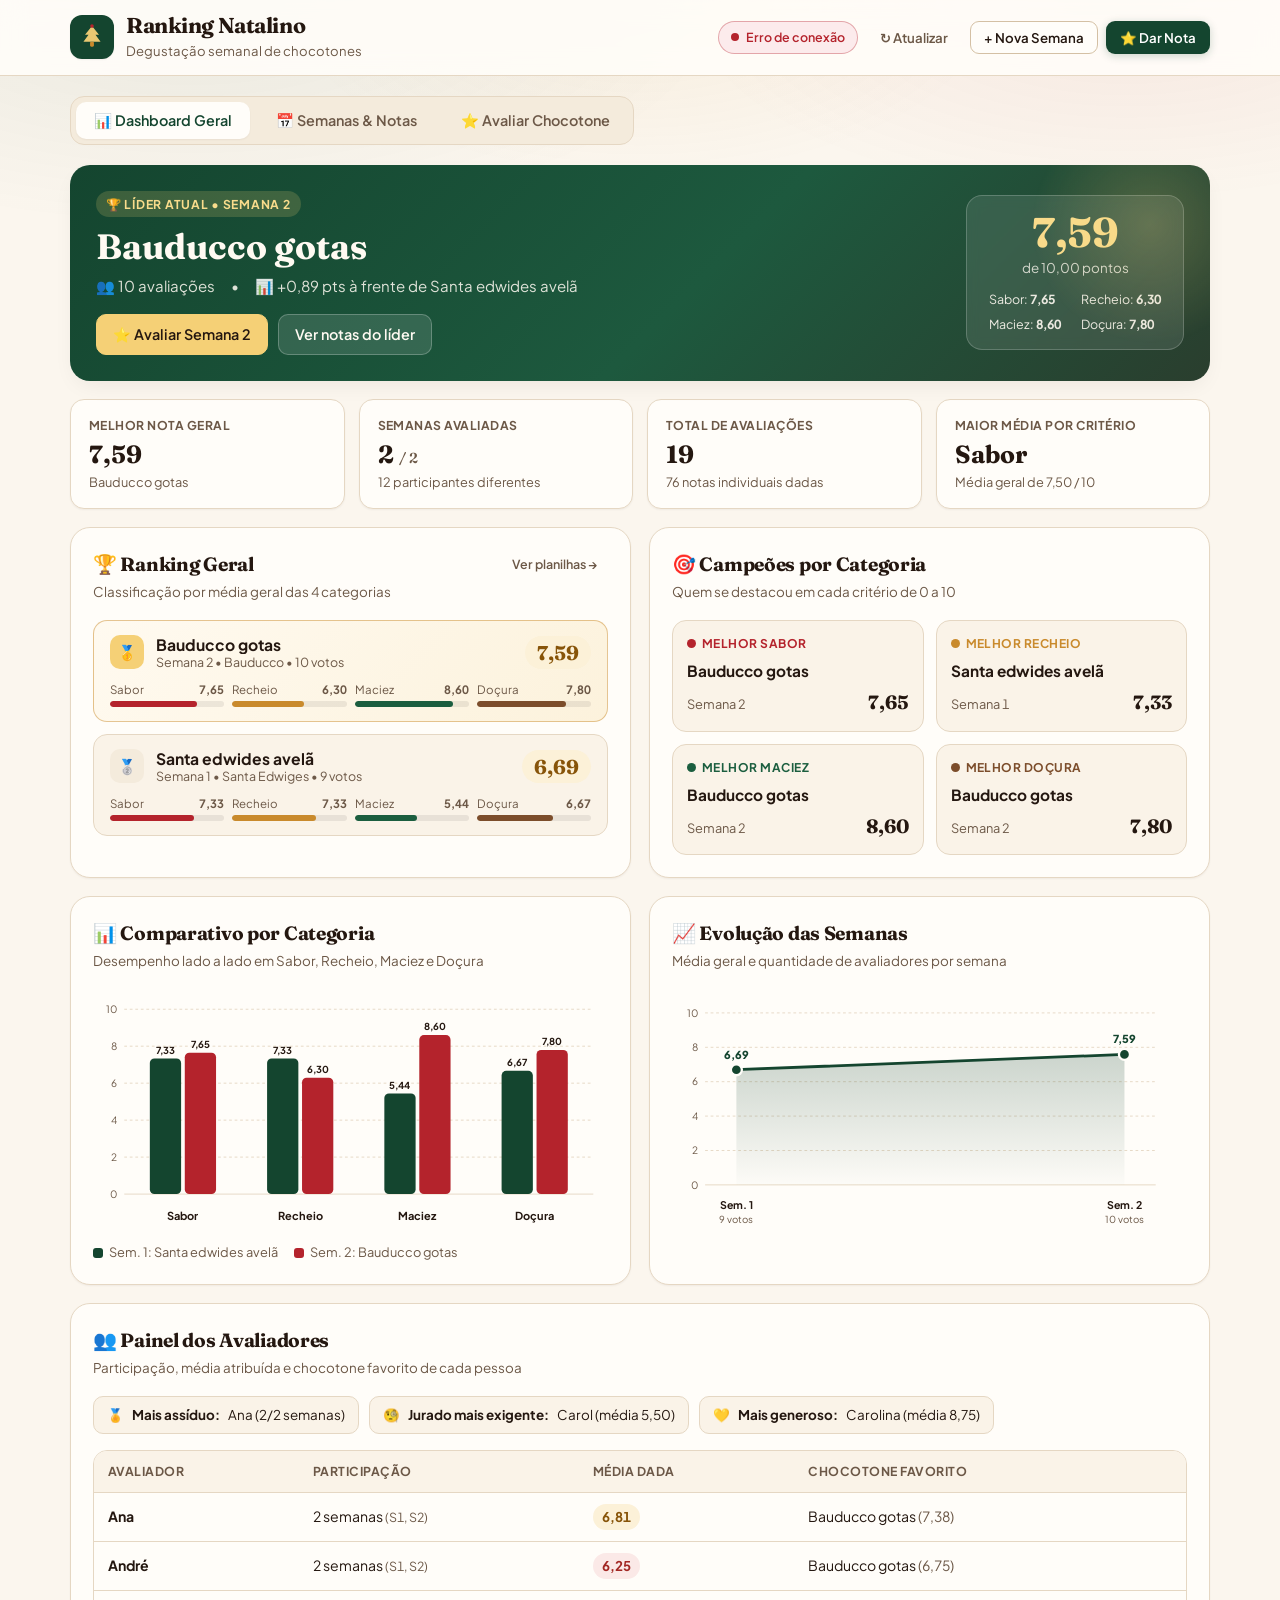
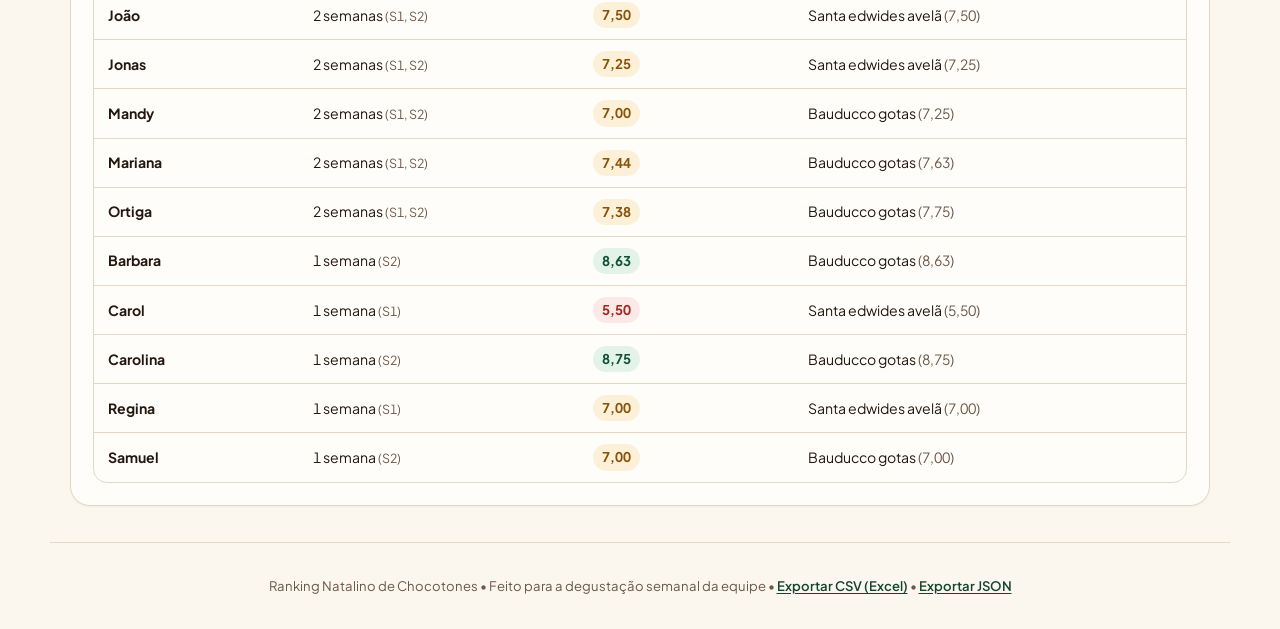
<file: ranking-natalino/index.html>
<!DOCTYPE html>
<html lang="pt-BR">
<head>
  <meta charset="UTF-8" />
  <meta name="viewport" content="width=device-width, initial-scale=1.0" />
  <title>Ranking Natalino — Degustação de Chocotones</title>
  <meta name="description" content="Aplicativo semanal de avaliação e ranking de chocotones da equipe, com notas de 0 a 10 por categoria e dashboard comparativo." />
  <link rel="icon" type="image/svg+xml" href="data:image/svg+xml,%3Csvg xmlns='http://www.w3.org/2000/svg' viewBox='0 0 64 64'%3E%3Crect width='64' height='64' rx='16' fill='%2314452f'/%3E%3Cpath d='M32 10l14 18h-7l10 14H15l10-14h-7L32 10z' fill='%23f5d076'/%3E%3Crect x='28' y='42' width='8' height='10' rx='2' fill='%23c98a2c'/%3E%3Ccircle cx='32' cy='9' r='3' fill='%23b4232c'/%3E%3C/svg%3E" />
  <link rel="preconnect" href="https://fonts.googleapis.com" />
  <link rel="preconnect" href="https://fonts.gstatic.com" crossorigin />
  <link href="https://fonts.googleapis.com/css2?family=Fraunces:opsz,wght@9..144,600;9..144,700&family=Plus+Jakarta+Sans:wght@400;500;600;700;800&display=swap" rel="stylesheet" />
  <link rel="stylesheet" href="./styles.css" />
</head>
<body>
  <div class="ambient-pattern" aria-hidden="true"></div>

  <header class="site-header">
    <div class="container header-inner">
      <div class="brand">
        <div class="brand-mark" aria-hidden="true">
          <svg viewBox="0 0 36 36" width="28" height="28" fill="none">
            <path d="M18 4l9 11h-4.5L29 24H7l6.5-9H9l9-11z" fill="currentColor" opacity="0.95"/>
            <rect x="15.5" y="24" width="5" height="6.5" rx="1.5" fill="#c98a2c"/>
            <circle cx="18" cy="4" r="2.3" fill="#b4232c"/>
          </svg>
        </div>
        <div>
          <h1>Ranking Natalino</h1>
          <p class="brand-subtitle">Degustação semanal de chocotones</p>
        </div>
      </div>

      <div class="header-actions">
        <div id="sync-status" class="status-pill" role="status" aria-live="polite">
          <span class="status-dot" aria-hidden="true"></span>
          <span id="sync-status-label">Sincronizando...</span>
        </div>

        <button type="button" id="refresh-btn" class="btn btn-ghost btn-sm" title="Recarregar notas atualizadas">
          ↻ Atualizar
        </button>

        <button type="button" id="open-week-modal-btn" class="btn btn-secondary btn-sm">
          + Nova Semana
        </button>

        <button type="button" id="quick-vote-btn" class="btn btn-primary btn-sm">
          ⭐ Dar Nota
        </button>
      </div>
    </div>
  </header>

  <div class="container">
    <nav class="tab-bar" role="tablist" aria-label="Visualizações do ranking">
      <button
        type="button"
        id="tab-dashboard"
        class="tab-btn is-active"
        role="tab"
        aria-selected="true"
        aria-controls="panel-dashboard"
        data-tab="dashboard"
      >
        📊 Dashboard Geral
      </button>
      <button
        type="button"
        id="tab-weeks"
        class="tab-btn"
        role="tab"
        aria-selected="false"
        aria-controls="panel-weeks"
        data-tab="weeks"
      >
        📅 Semanas &amp; Notas
      </button>
      <button
        type="button"
        id="tab-vote"
        class="tab-btn"
        role="tab"
        aria-selected="false"
        aria-controls="panel-vote"
        data-tab="vote"
      >
        ⭐ Avaliar Chocotone
      </button>
    </nav>
  </div>

  <main class="container main-content">
    <!-- ABA 1: DASHBOARD GERAL -->
    <section id="panel-dashboard" class="tab-panel" role="tabpanel" aria-labelledby="tab-dashboard">
      <div id="hero-leader-container"></div>
      <div id="kpi-grid" class="kpi-grid" aria-label="Indicadores gerais"></div>

      <div class="dash-grid-2col">
        <article class="card">
          <div class="card-header">
            <div>
              <h2>🏆 Ranking Geral</h2>
              <p class="card-subtitle">Classificação por média geral das 4 categorias</p>
            </div>
            <button type="button" class="btn btn-ghost btn-xs" data-action="go-weeks">Ver planilhas →</button>
          </div>
          <div id="leaderboard-container"></div>
        </article>

        <article class="card">
          <div class="card-header">
            <div>
              <h2>🎯 Campeões por Categoria</h2>
              <p class="card-subtitle">Quem se destacou em cada critério de 0 a 10</p>
            </div>
          </div>
          <div id="category-champions-container"></div>
        </article>
      </div>

      <div class="dash-grid-2col">
        <article class="card">
          <div class="card-header">
            <div>
              <h2>📊 Comparativo por Categoria</h2>
              <p class="card-subtitle">Desempenho lado a lado em Sabor, Recheio, Maciez e Doçura</p>
            </div>
          </div>
          <div id="category-chart-container" class="chart-wrapper"></div>
        </article>

        <article class="card">
          <div class="card-header">
            <div>
              <h2>📈 Evolução das Semanas</h2>
              <p class="card-subtitle">Média geral e quantidade de avaliadores por semana</p>
            </div>
          </div>
          <div id="trend-chart-container" class="chart-wrapper"></div>
        </article>
      </div>

      <article class="card">
        <div class="card-header">
          <div>
            <h2>👥 Painel dos Avaliadores</h2>
            <p class="card-subtitle">Participação, média atribuída e chocotone favorito de cada pessoa</p>
          </div>
        </div>
        <div id="evaluators-container"></div>
      </article>
    </section>

    <!-- ABA 2: SEMANAS & NOTAS -->
    <section id="panel-weeks" class="tab-panel" role="tabpanel" aria-labelledby="tab-weeks" hidden>
      <div class="weeks-toolbar">
        <div id="week-pills" class="week-pills" role="group" aria-label="Selecionar semana"></div>
        <button type="button" id="weeks-add-btn" class="btn btn-secondary btn-sm">+ Nova Semana</button>
      </div>
      <div id="weeks-content"></div>
    </section>

    <!-- ABA 3: DAR NOTA -->
    <section id="panel-vote" class="tab-panel" role="tabpanel" aria-labelledby="tab-vote" hidden>
      <div class="vote-layout">
        <form id="vote-form" class="card vote-card" novalidate>
          <div class="vote-card-header">
            <div>
              <h2>⭐ Avaliar Chocotone</h2>
              <p class="card-subtitle">Sem login: escolha a semana, coloque seu nome e dê notas de 0 a 10.</p>
            </div>
            <div class="live-avg-box" aria-live="polite">
              <span class="live-avg-label">Sua média</span>
              <strong id="live-vote-avg" class="live-avg-value">7,00</strong>
            </div>
          </div>

          <div class="form-row-2col">
            <div class="field-group">
              <div class="field-label-row">
                <label for="vote-week">Semana / Chocotone</label>
                <button type="button" id="inline-new-week-btn" class="link-btn">+ Cadastrar semana</button>
              </div>
              <select id="vote-week" name="week" required></select>
            </div>

            <div class="field-group">
              <label for="vote-person">Seu nome</label>
              <input
                type="text"
                id="vote-person"
                name="person"
                list="known-people-list"
                placeholder="Ex.: André, Ana, João..."
                maxlength="60"
                autocomplete="name"
                required
              />
              <datalist id="known-people-list"></datalist>
            </div>
          </div>

          <div class="quick-names-wrap">
            <span class="quick-names-label">Participantes frequentes (clique para preencher):</span>
            <div id="person-quick-chips" class="quick-chips"></div>
          </div>

          <div id="existing-vote-notice" class="notice-inline" hidden>
            <span>✏️ Você já avaliou esta semana — as suas notas atuais foram carregadas para edição.</span>
          </div>

          <div id="sliders-grid" class="sliders-grid"></div>

          <div class="field-group">
            <label for="vote-comment">Comentário de degustação <span class="optional-tag">(opcional)</span></label>
            <input
              type="text"
              id="vote-comment"
              name="comment"
              placeholder="Ex.: Massa super macia, mas poderia ter mais recheio..."
              maxlength="240"
            />
          </div>

          <div class="form-actions">
            <button type="submit" id="submit-vote-btn" class="btn btn-primary btn-lg">
              Salvar Avaliação
            </button>
            <button type="button" id="reset-vote-btn" class="btn btn-ghost">
              Limpar notas
            </button>
          </div>
        </form>
      </div>
    </section>
  </main>

  <footer class="site-footer container">
    <p>
      Ranking Natalino de Chocotones • Feito para a degustação semanal da equipe
      • <button type="button" id="export-csv-btn" class="link-btn">Exportar CSV (Excel)</button>
      • <button type="button" id="export-json-btn" class="link-btn">Exportar JSON</button>
    </p>
  </footer>

  <!-- MODAL: CADASTRAR / EDITAR SEMANA -->
  <dialog id="week-dialog" class="modal-dialog" aria-labelledby="week-dialog-title">
    <form id="week-form" class="modal-content" method="dialog">
      <div class="modal-header">
        <h3 id="week-dialog-title">Nova Semana de Degustação</h3>
        <button type="button" class="icon-close-btn" data-close-dialog="week-dialog" aria-label="Fechar">✕</button>
      </div>
      <div class="modal-body">
        <div class="form-row-2col">
          <div class="field-group">
            <label for="week-number-input">Número da semana</label>
            <input type="number" id="week-number-input" min="1" max="52" required />
          </div>
          <div class="field-group">
            <label for="week-brand-input">Marca <span class="optional-tag">(opcional)</span></label>
            <input type="text" id="week-brand-input" placeholder="Ex.: Cacau Show, Bauducco, Ofner" maxlength="80" />
          </div>
        </div>

        <div class="field-group">
          <label for="week-chocotone-input">Nome do Chocotone</label>
          <input type="text" id="week-chocotone-input" placeholder="Ex.: Cacau Show LaCreme 500g" maxlength="120" required />
        </div>

        <div class="field-group">
          <label for="week-notes-input">Observações <span class="optional-tag">(opcional)</span></label>
          <input type="text" id="week-notes-input" placeholder="Ex.: Avelã trufado • R$ 79,90" maxlength="200" />
        </div>
      </div>
      <div class="modal-footer">
        <button type="button" class="btn btn-ghost" data-close-dialog="week-dialog">Cancelar</button>
        <button type="submit" id="save-week-btn" class="btn btn-primary">Salvar Semana</button>
      </div>
    </form>
  </dialog>

  <!-- MODAL: CONFIRMAÇÃO -->
  <dialog id="confirm-dialog" class="modal-dialog modal-dialog-sm" aria-labelledby="confirm-dialog-title">
    <div class="modal-content">
      <div class="modal-header">
        <h3 id="confirm-dialog-title">Confirmar ação</h3>
        <button type="button" class="icon-close-btn" data-close-dialog="confirm-dialog" aria-label="Fechar">✕</button>
      </div>
      <div class="modal-body">
        <p id="confirm-dialog-message"></p>
      </div>
      <div class="modal-footer">
        <button type="button" class="btn btn-ghost" data-close-dialog="confirm-dialog">Cancelar</button>
        <button type="button" id="confirm-dialog-ok" class="btn btn-danger">Confirmar</button>
      </div>
    </div>
  </dialog>

  <div id="toast-region" class="toast-region" aria-live="polite" aria-atomic="true"></div>

  <script src="./config.js"></script>
  <script src="./app.js"></script>
</body>
</html>
</file>
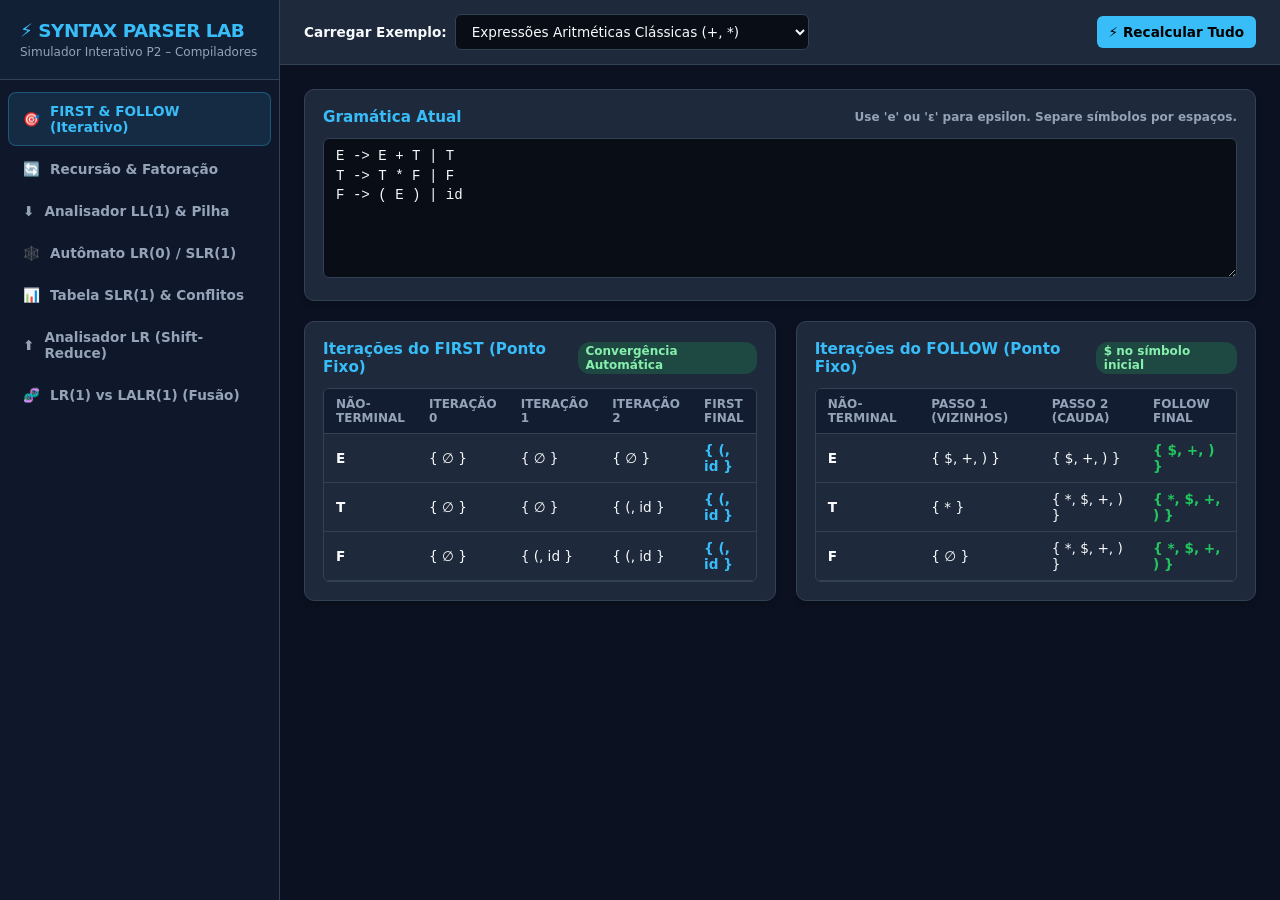
<file: compiler-lab.html>
<!DOCTYPE html>
<html lang="pt-BR">
<head>
  <meta charset="UTF-8">
  <meta name="viewport" content="width=device-width, initial-scale=1.0">
  <title>Simulador Interativo de Compiladores – Análise Sintática P2</title>
  <style>
    :root {
      --bg: #0f172a;
      --card-bg: #1e293b;
      --sidebar-bg: #0f172a;
      --border: #334155;
      --text: #f8fafc;
      --text-muted: #94a3b8;
      --primary: #38bdf8;
      --primary-hover: #0284c7;
      --accent: #a855f7;
      --success: #22c55e;
      --warning: #f59e0b;
      --danger: #ef4444;
      --code-bg: #090d16;
    }

    * { box-sizing: border-box; margin: 0; padding: 0; font-family: 'Segoe UI', system-ui, -apple-system, sans-serif; }
    body { background-color: var(--bg); color: var(--text); display: flex; height: 100vh; overflow: hidden; }

    /* Sidebar Navigation */
    #sidebar {
      width: 280px;
      background: var(--sidebar-bg);
      border-right: 1px solid var(--border);
      display: flex;
      flex-direction: column;
      flex-shrink: 0;
    }
    .brand {
      padding: 20px;
      border-bottom: 1px solid var(--border);
      background: rgba(56, 189, 248, 0.05);
    }
    .brand h1 { font-size: 1.15rem; color: var(--primary); font-weight: 700; letter-spacing: -0.5px; }
    .brand p { font-size: 0.75rem; color: var(--text-muted); margin-top: 4px; }

    .nav-tabs { list-style: none; padding: 12px 8px; overflow-y: auto; flex: 1; }
    .nav-item { margin-bottom: 4px; }
    .nav-btn {
      width: 100%;
      text-align: left;
      padding: 10px 14px;
      background: transparent;
      border: 1px solid transparent;
      border-radius: 8px;
      color: var(--text-muted);
      cursor: pointer;
      font-size: 0.85rem;
      display: flex;
      align-items: center;
      gap: 10px;
      transition: all 0.2s;
    }
    .nav-btn:hover { background: rgba(255, 255, 255, 0.04); color: var(--text); }
    .nav-btn.active { background: rgba(56, 189, 248, 0.12); color: var(--primary); border-color: rgba(56, 189, 248, 0.3); font-weight: 600; }

    /* Main Container */
    #main-content {
      flex: 1;
      display: flex;
      flex-direction: column;
      overflow-y: auto;
      background: #0b1120;
    }

    /* Top Control Bar */
    .top-bar {
      padding: 14px 24px;
      background: var(--card-bg);
      border-bottom: 1px solid var(--border);
      display: flex;
      align-items: center;
      justify-content: space-between;
      gap: 16px;
      flex-wrap: wrap;
    }
    .preset-selector { display: flex; align-items: center; gap: 8px; font-size: 0.85rem; }
    select, input, textarea, button {
      background: var(--code-bg);
      border: 1px solid var(--border);
      color: var(--text);
      padding: 8px 12px;
      border-radius: 6px;
      font-size: 0.85rem;
      outline: none;
    }
    select:focus, input:focus, textarea:focus { border-color: var(--primary); }
    button {
      background: var(--primary);
      color: #000;
      font-weight: 600;
      cursor: pointer;
      border: none;
      transition: background 0.2s, transform 0.1s;
    }
    button:hover { background: var(--primary-hover); color: #fff; }
    button:active { transform: scale(0.98); }
    button.btn-secondary { background: var(--border); color: var(--text); }
    button.btn-secondary:hover { background: #475569; }
    button.btn-danger { background: var(--danger); color: #fff; }

    /* Content Area */
    .view-panel { padding: 24px; display: none; }
    .view-panel.active { display: block; animation: fadeIn 0.25s ease; }
    @keyframes fadeIn { from { opacity: 0; transform: translateY(4px); } to { opacity: 1; transform: translateY(0); } }

    .grid-2 { display: grid; grid-template-columns: 1fr 1fr; gap: 20px; }
    @media (max-width: 1024px) { .grid-2 { grid-template-columns: 1fr; } }

    .card {
      background: var(--card-bg);
      border: 1px solid var(--border);
      border-radius: 10px;
      padding: 18px;
      margin-bottom: 20px;
      box-shadow: 0 4px 6px -1px rgba(0, 0, 0, 0.2);
    }
    .card-title {
      font-size: 0.95rem;
      font-weight: 700;
      color: var(--primary);
      margin-bottom: 12px;
      display: flex;
      align-items: center;
      justify-content: space-between;
    }

    textarea.code-editor {
      width: 100%;
      height: 140px;
      font-family: 'Consolas', 'Courier New', monospace;
      font-size: 0.88rem;
      line-height: 1.4;
      resize: vertical;
      background: var(--code-bg);
    }

    /* Tables */
    .table-container { overflow-x: auto; margin-top: 10px; border-radius: 6px; border: 1px solid var(--border); }
    table { width: 100%; border-collapse: collapse; text-align: left; font-size: 0.85rem; }
    th, td { padding: 8px 12px; border-bottom: 1px solid var(--border); }
    th { background: #131d31; color: var(--text-muted); font-weight: 600; text-transform: uppercase; font-size: 0.75rem; }
    tr:hover { background: rgba(255, 255, 255, 0.02); }
    .conflict-cell { background: rgba(239, 68, 68, 0.25) !important; color: #fca5a5 !important; font-weight: bold; }
    .shift-cell { color: #38bdf8; font-weight: 600; }
    .reduce-cell { color: #facc15; font-weight: 600; }
    .accept-cell { background: rgba(34, 197, 94, 0.2); color: #86efac; font-weight: bold; }

    /* Visual Stack Simulation */
    .sim-controls { display: flex; gap: 10px; margin: 15px 0; align-items: center; flex-wrap: wrap; }
    .sim-display { display: flex; gap: 20px; margin-top: 15px; }
    .stack-visual {
      width: 220px;
      min-height: 280px;
      background: var(--code-bg);
      border: 2px dashed var(--border);
      border-radius: 8px;
      padding: 10px;
      display: flex;
      flex-direction: column-reverse;
      gap: 6px;
      align-items: center;
      justify-content: flex-start;
    }
    .stack-item {
      width: 90%;
      padding: 8px;
      text-align: center;
      background: #1e3a5f;
      border: 1px solid #38bdf8;
      border-radius: 6px;
      color: #fff;
      font-weight: 600;
      font-family: monospace;
      animation: popIn 0.2s ease;
    }
    .stack-item.top { background: #0284c7; border-color: #7dd3fc; box-shadow: 0 0 10px rgba(56, 189, 248, 0.4); }
    .stack-item.state-item { background: #4c1d95; border-color: #a855f7; }
    @keyframes popIn { from { transform: scale(0.85); opacity: 0; } to { transform: scale(1); opacity: 1; } }

    .tape-visual {
      flex: 1;
      display: flex;
      flex-direction: column;
      gap: 12px;
    }
    .tape-container {
      display: flex;
      gap: 6px;
      padding: 12px;
      background: var(--code-bg);
      border: 1px solid var(--border);
      border-radius: 8px;
      overflow-x: auto;
    }
    .tape-token {
      padding: 8px 14px;
      background: var(--card-bg);
      border: 1px solid var(--border);
      border-radius: 6px;
      font-family: monospace;
      font-size: 0.95rem;
      min-width: 40px;
      text-align: center;
    }
    .tape-token.current {
      background: var(--warning);
      color: #000;
      font-weight: 700;
      box-shadow: 0 0 12px rgba(245, 158, 11, 0.4);
      transform: translateY(-2px);
    }
    .tape-token.consumed { opacity: 0.35; text-decoration: line-through; }

    .action-badge {
      display: inline-block;
      padding: 6px 12px;
      border-radius: 6px;
      font-weight: 600;
      font-size: 0.85rem;
    }
    .badge-shift { background: rgba(56, 189, 248, 0.15); color: var(--primary); border: 1px solid var(--primary); }
    .badge-reduce { background: rgba(245, 158, 11, 0.15); color: var(--warning); border: 1px solid var(--warning); }
    .badge-accept { background: rgba(34, 197, 94, 0.15); color: var(--success); border: 1px solid var(--success); }
    .badge-error { background: rgba(239, 68, 68, 0.15); color: var(--danger); border: 1px solid var(--danger); }

    /* States & Automaton visualization */
    .state-card {
      background: var(--code-bg);
      border: 1px solid var(--border);
      border-radius: 8px;
      padding: 12px;
      margin-bottom: 12px;
      font-family: monospace;
      font-size: 0.85rem;
    }
    .state-header {
      font-weight: bold;
      color: var(--accent);
      border-bottom: 1px solid var(--border);
      padding-bottom: 6px;
      margin-bottom: 8px;
      display: flex;
      justify-content: space-between;
    }
    .state-item-line { margin: 3px 0; color: #cbd5e1; }
    .state-transitions { margin-top: 8px; padding-top: 6px; border-top: 1px dashed var(--border); font-size: 0.78rem; color: var(--text-muted); }

    .pill { display: inline-block; padding: 2px 8px; border-radius: 12px; font-size: 0.75rem; font-weight: 600; }
    .pill-green { background: rgba(34, 197, 94, 0.2); color: #86efac; }
    .pill-red { background: rgba(239, 68, 68, 0.2); color: #fca5a5; }

    /* Tree View */
    .tree-box {
      background: var(--code-bg);
      padding: 16px;
      border-radius: 8px;
      font-family: monospace;
      white-space: pre;
      line-height: 1.5;
      color: #38bdf8;
      overflow-x: auto;
    }
  </style>
</head>
<body>

  <!-- SIDEBAR -->
  <aside id="sidebar">
    <div class="brand">
      <h1>⚡ SYNTAX PARSER LAB</h1>
      <p>Simulador Interativo P2 – Compiladores</p>
    </div>
    <ul class="nav-tabs">
      <li class="nav-item">
        <button class="nav-btn active" onclick="switchTab('tab-firstfollow')">
          <span>🎯</span> FIRST & FOLLOW (Iterativo)
        </button>
      </li>
      <li class="nav-item">
        <button class="nav-btn" onclick="switchTab('tab-transform')">
          <span>🔄</span> Recursão & Fatoração
        </button>
      </li>
      <li class="nav-item">
        <button class="nav-btn" onclick="switchTab('tab-ll1')">
          <span>⬇️</span> Analisador LL(1) & Pilha
        </button>
      </li>
      <li class="nav-item">
        <button class="nav-btn" onclick="switchTab('tab-automaton')">
          <span>🕸️</span> Autômato LR(0) / SLR(1)
        </button>
      </li>
      <li class="nav-item">
        <button class="nav-btn" onclick="switchTab('tab-slr-table')">
          <span>📊</span> Tabela SLR(1) & Conflitos
        </button>
      </li>
      <li class="nav-item">
        <button class="nav-btn" onclick="switchTab('tab-lr-sim')">
          <span>⬆️</span> Analisador LR (Shift-Reduce)
        </button>
      </li>
      <li class="nav-item">
        <button class="nav-btn" onclick="switchTab('tab-lr1-lalr1')">
          <span>🧬</span> LR(1) vs LALR(1) (Fusão)
        </button>
      </li>
    </ul>
  </aside>

  <!-- MAIN AREA -->
  <main id="main-content">
    
    <!-- TOP CONTROLS -->
    <header class="top-bar">
      <div class="preset-selector">
        <label for="grammar-presets"><strong>Carregar Exemplo:</strong></label>
        <select id="grammar-presets" onchange="loadPreset(this.value)">
          <option value="expr_classic">Expressões Aritméticas Clássicas (+, *)</option>
          <option value="expr_ll1">Expressões Fatoradas e Não Recursivas (LL1)</option>
          <option value="lista02_q07">Lista 02 Q07 – Gramática LaTeX (S, B, X)</option>
          <option value="lista02_q09">Lista 02 Q09 – Comandos e Atribuição</option>
          <option value="lista03_g1">Lista 03 G1 – Listas Aninhadas (E, L)</option>
          <option value="lista03_g2">Lista 03 G2 – Anulação e Sequência (S, A)</option>
          <option value="lista03_g3">Lista 03 G3 – Parênteses Ambíguos (P P)</option>
          <option value="lista03_g4">Lista 03 G4 – Parênteses Resolvidos (( P ) P)</option>
          <option value="pointer_slr">Aula 04 – Ponteiros L=R (Falha do SLR1)</option>
        </select>
      </div>
      <div>
        <button onclick="recalculateAll()">⚡ Recalcular Tudo</button>
      </div>
    </header>

    <!-- TAB 1: FIRST & FOLLOW -->
    <section id="tab-firstfollow" class="view-panel active">
      <div class="card">
        <div class="card-title">
          <span>Gramática Atual</span>
          <span style="font-size:0.75rem; color:var(--text-muted);">Use 'e' ou 'ε' para epsilon. Separe símbolos por espaços.</span>
        </div>
        <textarea id="grammar-input" class="code-editor" oninput="debounceRecalc()"></textarea>
      </div>

      <div class="grid-2">
        <div class="card">
          <div class="card-title">
            <span>Iterações do FIRST (Ponto Fixo)</span>
            <span class="pill pill-green">Convergência Automática</span>
          </div>
          <div class="table-container">
            <table id="first-table">
              <thead><tr><th>Não-Terminal</th><th>Iteração 0</th><th>Iteração 1</th><th>Iteração 2</th><th>FIRST Final</th></tr></thead>
              <tbody></tbody>
            </table>
          </div>
        </div>

        <div class="card">
          <div class="card-title">
            <span>Iterações do FOLLOW (Ponto Fixo)</span>
            <span class="pill pill-green">$ no símbolo inicial</span>
          </div>
          <div class="table-container">
            <table id="follow-table">
              <thead><tr><th>Não-Terminal</th><th>Passo 1 (Vizinhos)</th><th>Passo 2 (Cauda)</th><th>FOLLOW Final</th></tr></thead>
              <tbody></tbody>
            </table>
          </div>
        </div>
      </div>
    </section>

    <!-- TAB 2: TRANSFORMAÇÕES GRAMATICAIS -->
    <section id="tab-transform" class="view-panel">
      <div class="grid-2">
        <div class="card">
          <div class="card-title">
            <span>Eliminação de Recursão à Esquerda</span>
            <button class="btn-secondary" onclick="runLeftRecursionElim()">Transformar</button>
          </div>
          <p style="font-size:0.8rem; color:var(--text-muted); margin-bottom:10px;">
            Identifica regras na forma <code>A -> A α | β</code> e transforma em <code>A -> β A'</code> e <code>A' -> α A' | ε</code>.
          </p>
          <div class="tree-box" id="left-rec-output">Clique em "Transformar" para processar a gramática atual...</div>
        </div>

        <div class="card">
          <div class="card-title">
            <span>Fatoração à Esquerda (Left Factoring)</span>
            <button class="btn-secondary" onclick="runLeftFactoring()">Fatorar</button>
          </div>
          <p style="font-size:0.8rem; color:var(--text-muted); margin-bottom:10px;">
            Extrai prefixos comuns <code>A -> α β₁ | α β₂</code> para <code>A -> α A'</code> e <code>A' -> β₁ | β₂</code>.
          </p>
          <div class="tree-box" id="left-factor-output">Clique em "Fatorar" para processar a gramática atual...</div>
        </div>
      </div>
    </section>

    <!-- TAB 3: ANALISADOR LL(1) & SIMULAÇÃO PILHA -->
    <section id="tab-ll1" class="view-panel">
      <div class="card">
        <div class="card-title">
          <span>Tabela Sintática Preditiva M[A, a] (LL(1))</span>
          <span id="ll1-status-badge" class="pill pill-green">Verificando...</span>
        </div>
        <div class="table-container">
          <table id="ll1-table">
            <!-- Gerada dinamicamente -->
          </table>
        </div>
      </div>

      <div class="card">
        <div class="card-title">
          <span>Simulador Descendente LL(1) com Pilha</span>
        </div>
        <div style="display:flex; gap:10px; align-items:center;">
          <input type="text" id="ll1-input-string" value="id + id * id $" style="flex:1;" placeholder="Ex: id + id * id $">
          <button onclick="initLL1Sim()">Carregar Entrada</button>
        </div>

        <div class="sim-controls">
          <button onclick="stepLL1Sim()">▶ Próximo Passo</button>
          <button class="btn-secondary" onclick="autoLL1Sim()">⏯ Auto Play</button>
          <button class="btn-secondary" onclick="resetLL1Sim()">↺ Reiniciar</button>
          <span id="ll1-action-text" class="action-badge badge-shift">Pronto para iniciar</span>
        </div>

        <div class="sim-display">
          <div>
            <div style="font-size:0.8rem; font-weight:bold; color:var(--text-muted); margin-bottom:6px; text-align:center;">PILHA (Topo no topo)</div>
            <div id="ll1-stack-visual" class="stack-visual"></div>
          </div>
          <div class="tape-visual">
            <div style="font-size:0.8rem; font-weight:bold; color:var(--text-muted);">BUFFER DE ENTRADA (Fita)</div>
            <div id="ll1-tape-visual" class="tape-container"></div>
            <div style="font-size:0.8rem; font-weight:bold; color:var(--text-muted); margin-top:10px;">HISTÓRICO DE DERIVAÇÃO</div>
            <div id="ll1-history-box" class="tree-box" style="height:150px; overflow-y:auto;"></div>
          </div>
        </div>
      </div>
    </section>

    <!-- TAB 4: AUTÔMATO LR(0) / SLR(1) -->
    <section id="tab-automaton" class="view-panel">
      <div class="card">
        <div class="card-title">
          <span>Coleção Canônica de Itens LR(0)</span>
          <span id="lr0-state-count" class="pill pill-green">0 Estados</span>
        </div>
        <p style="font-size:0.8rem; color:var(--text-muted); margin-bottom:15px;">
          Cada estado representa um conjunto de itens sob a operação FECHAMENTO. As setas indicam a função DESVIO (GOTO).
        </p>
        <div id="lr0-states-grid" style="display:grid; grid-template-columns:repeat(auto-fill, minmax(280px, 1fr)); gap:15px;">
          <!-- Estados gerados dinamicamente -->
        </div>
      </div>
    </section>

    <!-- TAB 5: TABELA SLR(1) & CONFLITOS -->
    <section id="tab-slr-table" class="view-panel">
      <div class="card">
        <div class="card-title">
          <span>Tabela Sintática SLR(1)</span>
          <span id="slr-status-badge" class="pill pill-green">Sem conflitos</span>
        </div>
        <p style="font-size:0.8rem; color:var(--text-muted); margin-bottom:10px;">
          <strong>Legenda:</strong> <span class="shift-cell">Ej</span> = Desloca para estado j; <span class="reduce-cell">Rk</span> = Reduz pela produção k nos terminais de FOLLOW(A); <span class="accept-cell">ACEITA</span>; <span style="color:#ef4444; font-weight:bold;">Vermelho</span> = Conflito (Shift/Reduce ou Reduce/Reduce).
        </p>
        <div class="table-container">
          <table id="slr-table-element">
            <!-- Gerada dinamicamente -->
          </table>
        </div>
      </div>
    </section>

    <!-- TAB 6: SIMULADOR ASCENDENTE LR (SHIFT-REDUCE) -->
    <section id="tab-lr-sim" class="view-panel">
      <div class="card">
        <div class="card-title">
          <span>Simulador Ascendente LR (Shift-Reduce)</span>
        </div>
        <div style="display:flex; gap:10px; align-items:center;">
          <input type="text" id="lr-input-string" value="id + id * id $" style="flex:1;" placeholder="Ex: id + id * id $">
          <button onclick="initLRSim()">Carregar Entrada</button>
        </div>

        <div class="sim-controls">
          <button onclick="stepLRSim()">▶ Próximo Passo</button>
          <button class="btn-secondary" onclick="autoLRSim()">⏯ Auto Play</button>
          <button class="btn-secondary" onclick="resetLRSim()">↺ Reiniciar</button>
          <span id="lr-action-text" class="action-badge badge-shift">Aguardando entrada</span>
        </div>

        <div class="sim-display">
          <div>
            <div style="font-size:0.8rem; font-weight:bold; color:var(--text-muted); margin-bottom:6px; text-align:center;">PILHA (Estados + Símbolos)</div>
            <div id="lr-stack-visual" class="stack-visual"></div>
          </div>
          <div class="tape-visual">
            <div style="font-size:0.8rem; font-weight:bold; color:var(--text-muted);">BUFFER DE ENTRADA</div>
            <div id="lr-tape-visual" class="tape-container"></div>
            <div style="font-size:0.8rem; font-weight:bold; color:var(--text-muted); margin-top:10px;">HISTÓRICO DE REDUÇÃO (Árvore Concreta Inversa)</div>
            <div id="lr-history-box" class="tree-box" style="height:150px; overflow-y:auto;"></div>
          </div>
        </div>
      </div>
    </section>

    <!-- TAB 7: LR(1) vs LALR(1) (FUSÃO DE NÚCLEOS) -->
    <section id="tab-lr1-lalr1" class="view-panel">
      <div class="card">
        <div class="card-title">
          <span>Comparativo LR(1) Canônico vs LALR(1)</span>
          <span id="lalr-status-badge" class="pill pill-green">Analisado</span>
        </div>
        <p style="font-size:0.8rem; color:var(--text-muted); margin-bottom:15px;">
          O método LALR(1) identifica estados LR(1) que possuem o mesmo <strong>núcleo</strong> (mesmos itens LR(0)) e funde-os em um único estado, unindo seus lookaheads.
        </p>
        <div class="grid-2">
          <div class="card" style="margin-bottom:0;">
            <div class="card-title" style="color:var(--accent);">
              <span>Coleção Canônica LR(1)</span>
              <span id="lr1-count-badge" class="pill pill-green">0 Estados</span>
            </div>
            <div id="lr1-states-list" style="max-height:400px; overflow-y:auto; font-family:monospace; font-size:0.8rem;"></div>
          </div>

          <div class="card" style="margin-bottom:0;">
            <div class="card-title" style="color:var(--warning);">
              <span>Estados Fundidos LALR(1)</span>
              <span id="lalr1-count-badge" class="pill pill-green">0 Estados</span>
            </div>
            <div id="lalr1-states-list" style="max-height:400px; overflow-y:auto; font-family:monospace; font-size:0.8rem;"></div>
          </div>
        </div>
      </div>
    </section>

  </main>

  <!-- JAVASCRIPT ENGINE -->
  <script>
    // PRESETS
    const PRESETS = {
      expr_classic: `E -> E + T | T\nT -> T * F | F\nF -> ( E ) | id`,
      expr_ll1: `E -> T E'\nE' -> + T E' | e\nT -> F T'\nT' -> * F T' | e\nF -> ( E ) | id`,
      lista02_q07: `S' -> S $\nS -> e\nS -> X S\nB -> \\ begin { WORD }\nB -> \\ end { WORD }\nX -> B S E\nX -> { S }\nX -> WORD\nX -> begin\nX -> end\nX -> \\ WORD`,
      lista02_q09: `CMD -> ATRIB\nCMD -> CHAMADA\nCMD -> outro\nATRIB -> id := exp\nCHAMADA -> id ( exp )`,
      lista03_g1: `E -> ( L )\nE -> a\nL -> L , E\nL -> E`,
      lista03_g2: `S -> a A S\nS -> b\nA -> c A s\nA -> e`,
      lista03_g3: `P -> e\nP -> ( P )\nP -> P P`,
      lista03_g4: `P -> e\nP -> ( P ) P`,
      pointer_slr: `S -> L = R\nS -> R\nL -> * R\nL -> id\nR -> L`
    };

    let currentGrammar = null;
    let currentFIRST = {};
    let currentFOLLOW = {};
    let currentSLRTable = null;
    let currentLL1Table = null;

    // Simulation states
    let ll1Sim = { stack: [], input: [], index: 0, timer: null, running: false, history: [] };
    let lrSim = { stack: [], input: [], index: 0, timer: null, running: false, history: [] };

    function switchTab(tabId) {
      document.querySelectorAll('.nav-btn').forEach(b => b.classList.remove('active'));
      document.querySelectorAll('.view-panel').forEach(p => p.classList.remove('active'));
      const activeBtn = Array.from(document.querySelectorAll('.nav-btn')).find(b => b.getAttribute('onclick').includes(tabId));
      if (activeBtn) activeBtn.classList.add('active');
      const panel = document.getElementById(tabId);
      if (panel) panel.classList.add('active');
    }

    function loadPreset(key) {
      if (PRESETS[key]) {
        document.getElementById('grammar-input').value = PRESETS[key];
        recalculateAll();
        // Set sample inputs
        if (key === 'lista03_g1') {
          document.getElementById('ll1-input-string').value = "( a , a ) $";
          document.getElementById('lr-input-string').value = "( a , a ) $";
        } else if (key === 'lista03_g2') {
          document.getElementById('lr-input-string').value = "a c b s $";
        } else if (key === 'pointer_slr') {
          document.getElementById('lr-input-string').value = "* id = id $";
        } else {
          document.getElementById('ll1-input-string').value = "id + id * id $";
          document.getElementById('lr-input-string').value = "id + id * id $";
        }
      }
    }

    let debounceTimer = null;
    function debounceRecalc() {
      clearTimeout(debounceTimer);
      debounceTimer = setTimeout(recalculateAll, 400);
    }

    // ---------------- GRAMMAR PARSER ----------------
    function parseGrammar(text) {
      const lines = text.split('\n').map(l => l.trim()).filter(l => l && !l.startsWith('//') && !l.startsWith('#'));
      const prods = [];
      const nonTerminals = new Set();
      const terminals = new Set();

      for (const line of lines) {
        const parts = line.split('->');
        if (parts.length < 2) continue;
        const lhs = parts[0].trim();
        nonTerminals.add(lhs);
        const rhss = parts[1].split('|');
        for (const rhs of rhss) {
          const rawTokens = rhs.trim().split(/\s+/).filter(t => t);
          let tokens = [];
          if (rawTokens.length === 1 && (rawTokens[0] === 'e' || rawTokens[0] === 'ε' || rawTokens[0] === 'eps')) {
            tokens = [];
          } else {
            tokens = rawTokens.filter(t => t !== 'e' && t !== 'ε' && t !== 'eps');
          }
          prods.push({ lhs, rhs: tokens, rawRhs: rhs.trim() });
        }
      }

      for (const p of prods) {
        for (const t of p.rhs) {
          if (!nonTerminals.has(t)) terminals.add(t);
        }
      }

      const ntList = Array.from(nonTerminals);
      const tList = Array.from(terminals).filter(t => t !== '$');
      const startSymbol = prods.length > 0 ? prods[0].lhs : 'S';

      return { prods, nonTerminals: ntList, terminals: tList, startSymbol };
    }

    // ---------------- FIRST & FOLLOW ENGINE ----------------
    function computeFIRST(grammar) {
      const { prods, nonTerminals, terminals } = grammar;
      const first = {};
      const history = [];

      for (const nt of nonTerminals) first[nt] = new Set();
      for (const t of terminals) first[t] = new Set([t]);
      first['$'] = new Set(['$']);

      let changed = true;
      let iter = 0;
      history.push({ iter: 0, snapshot: snapshotSets(first, nonTerminals) });

      while (changed && iter < 15) {
        changed = false;
        iter++;
        for (const p of prods) {
          const lhs = p.lhs;
          if (p.rhs.length === 0) {
            if (!first[lhs].has('ε')) {
              first[lhs].add('ε');
              changed = true;
            }
          } else {
            let canAllEps = true;
            for (const sym of p.rhs) {
              const symFirst = first[sym] || new Set([sym]);
              const beforeSize = first[lhs].size;
              for (const item of symFirst) {
                if (item !== 'ε') first[lhs].add(item);
              }
              if (first[lhs].size > beforeSize) changed = true;
              if (!symFirst.has('ε')) {
                canAllEps = false;
                break;
              }
            }
            if (canAllEps) {
              if (!first[lhs].has('ε')) {
                first[lhs].add('ε');
                changed = true;
              }
            }
          }
        }
        history.push({ iter, snapshot: snapshotSets(first, nonTerminals) });
      }

      return { first, history };
    }

    function firstSeq(seq, first) {
      const res = new Set();
      for (const sym of seq) {
        const symFirst = first[sym] || new Set([sym]);
        for (const item of symFirst) {
          if (item !== 'ε') res.add(item);
        }
        if (!symFirst.has('ε')) return res;
      }
      res.add('ε');
      return res;
    }

    function computeFOLLOW(grammar, first) {
      const { prods, nonTerminals, startSymbol } = grammar;
      const follow = {};
      for (const nt of nonTerminals) follow[nt] = new Set();
      follow[startSymbol].add('$');

      const pass1Snapshot = {};
      // Step 1: Immediate neighbors
      for (const p of prods) {
        for (let i = 0; i < p.rhs.length; i++) {
          const sym = p.rhs[i];
          if (nonTerminals.includes(sym)) {
            const trailer = p.rhs.slice(i + 1);
            const fTrailer = firstSeq(trailer, first);
            for (const x of fTrailer) {
              if (x !== 'ε') follow[sym].add(x);
            }
          }
        }
      }
      for (const nt of nonTerminals) pass1Snapshot[nt] = new Set(follow[nt]);

      // Step 2: Tail propagation (Fixed-point)
      let changed = true;
      let iter = 0;
      while (changed && iter < 15) {
        changed = false;
        iter++;
        for (const p of prods) {
          const lhs = p.lhs;
          for (let i = p.rhs.length - 1; i >= 0; i--) {
            const sym = p.rhs[i];
            if (nonTerminals.includes(sym)) {
              const trailer = p.rhs.slice(i + 1);
              const fTrailer = firstSeq(trailer, first);
              if (fTrailer.has('ε')) {
                const before = follow[sym].size;
                for (const x of follow[lhs]) follow[sym].add(x);
                if (follow[sym].size > before) changed = true;
              }
              const symFirst = first[sym] || new Set();
              if (!symFirst.has('ε')) break;
            } else {
              break;
            }
          }
        }
      }

      return { follow, pass1Snapshot };
    }

    function snapshotSets(dict, keys) {
      const res = {};
      for (const k of keys) res[k] = new Set(dict[k] || []);
      return res;
    }

    // ---------------- LL(1) TABLE & CHECK ----------------
    function buildLL1Table(grammar, first, follow) {
      const { prods, nonTerminals, terminals } = grammar;
      const terms = [...terminals, '$'];
      const table = {};
      const conflicts = [];

      for (const nt of nonTerminals) {
        table[nt] = {};
        for (const t of terms) table[nt][t] = [];
      }

      for (let i = 0; i < prods.length; i++) {
        const p = prods[i];
        const fRhs = firstSeq(p.rhs, first);
        for (const a of fRhs) {
          if (a !== 'ε' && table[p.lhs] && table[p.lhs][a]) {
            table[p.lhs][a].push({ prodIdx: i + 1, prod: p });
          }
        }
        if (fRhs.has('ε')) {
          for (const b of (follow[p.lhs] || [])) {
            if (table[p.lhs] && table[p.lhs][b]) {
              table[p.lhs][b].push({ prodIdx: i + 1, prod: p });
            }
          }
        }
      }

      for (const nt of nonTerminals) {
        for (const t of terms) {
          if (table[nt][t].length > 1) {
            conflicts.push({ nt, t, prods: table[nt][t] });
          }
        }
      }

      return { table, conflicts, terminals: terms };
    }

    // ---------------- LR(0) & SLR(1) ENGINE ----------------
    function buildLR0Automaton(grammar, follow) {
      const { prods, nonTerminals, terminals, startSymbol } = grammar;
      const augStart = startSymbol + "'";
      const allProds = [{ lhs: augStart, rhs: [startSymbol], rawRhs: startSymbol }, ...prods];
      const allNT = [augStart, ...nonTerminals];
      const allSyms = [...allNT, ...terminals, '$'];

      function itemKey(item) { return `${item.prodIdx}:${item.dot}`; }

      function closureLR0(items) {
        const clos = new Map();
        for (const it of items) clos.set(itemKey(it), it);
        let changed = true;
        while (changed) {
          changed = false;
          for (const it of Array.from(clos.values())) {
            const prod = allProds[it.prodIdx];
            if (it.dot < prod.rhs.length) {
              const B = prod.rhs[it.dot];
              if (allNT.includes(B)) {
                for (let pIdx = 0; pIdx < allProds.length; pIdx++) {
                  if (allProds[pIdx].lhs === B) {
                    const newItem = { prodIdx: pIdx, dot: 0 };
                    const k = itemKey(newItem);
                    if (!clos.has(k)) {
                      clos.set(k, newItem);
                      changed = true;
                    }
                  }
                }
              }
            }
          }
        }
        return Array.from(clos.values()).sort((a, b) => a.prodIdx !== b.prodIdx ? a.prodIdx - b.prodIdx : a.dot - b.dot);
      }

      function gotoLR0(items, X) {
        const moved = [];
        for (const it of items) {
          const prod = allProds[it.prodIdx];
          if (it.dot < prod.rhs.length && prod.rhs[it.dot] === X) {
            moved.push({ prodIdx: it.prodIdx, dot: it.dot + 1 });
          }
        }
        return closureLR0(moved);
      }

      function stateKey(items) {
        return items.map(it => itemKey(it)).join('|');
      }

      const I0 = closureLR0([{ prodIdx: 0, dot: 0 }]);
      const states = [I0];
      const stateMap = new Map();
      stateMap.set(stateKey(I0), 0);
      const transitions = {};

      let changed = true;
      while (changed) {
        changed = false;
        for (let i = 0; i < states.length; i++) {
          for (const X of allSyms) {
            const g = gotoLR0(states[i], X);
            if (g.length > 0) {
              const k = stateKey(g);
              let nextIdx;
              if (stateMap.has(k)) {
                nextIdx = stateMap.get(k);
              } else {
                nextIdx = states.length;
                states.push(g);
                stateMap.set(k, nextIdx);
                changed = true;
              }
              transitions[`${i},${X}`] = nextIdx;
            }
          }
        }
      }

      // Build SLR(1) Table
      const terms = [...terminals, '$'];
      const actionTable = [];
      const gotoTable = [];
      const slrConflicts = [];

      for (let i = 0; i < states.length; i++) {
        actionTable[i] = {};
        gotoTable[i] = {};
        for (const t of terms) actionTable[i][t] = [];
        for (const nt of nonTerminals) gotoTable[i][nt] = null;

        const I = states[i];
        for (const it of I) {
          const prod = allProds[it.prodIdx];
          if (it.dot === prod.rhs.length) {
            if (it.prodIdx === 0) {
              actionTable[i]['$'].push({ type: 'ACCEPT' });
            } else {
              const followLhs = follow[prod.lhs] || new Set(['$']);
              for (const a of followLhs) {
                actionTable[i][a].push({ type: 'REDUCE', prodIdx: it.prodIdx, prod });
              }
            }
          } else {
            const a = prod.rhs[it.dot];
            if (terminals.includes(a)) {
              const target = transitions[`${i},${a}`];
              if (target !== undefined) {
                if (!actionTable[i][a].some(act => act.type === 'SHIFT' && act.target === target)) {
                  actionTable[i][a].push({ type: 'SHIFT', target });
                }
              }
            }
          }
        }

        for (const nt of nonTerminals) {
          const target = transitions[`${i},${nt}`];
          if (target !== undefined) gotoTable[i][nt] = target;
        }

        for (const t of terms) {
          if (actionTable[i][t].length > 1) {
            slrConflicts.push({ state: i, symbol: t, actions: actionTable[i][t] });
          }
        }
      }

      return { allProds, states, transitions, actionTable, gotoTable, slrConflicts, terminals: terms, nonTerminals };
    }

    // ---------------- RECALCULATE & RENDER ----------------
    function recalculateAll() {
      const text = document.getElementById('grammar-input').value;
      currentGrammar = parseGrammar(text);
      if (currentGrammar.prods.length === 0) return;

      // 1. FIRST & FOLLOW
      const { first, history: firstHistory } = computeFIRST(currentGrammar);
      currentFIRST = first;
      const { follow, pass1Snapshot } = computeFOLLOW(currentGrammar, first);
      currentFOLLOW = follow;

      renderFirstTable(currentGrammar, firstHistory, first);
      renderFollowTable(currentGrammar, pass1Snapshot, follow);

      // 2. LL(1) Table
      const ll1 = buildLL1Table(currentGrammar, first, follow);
      currentLL1Table = ll1;
      renderLL1Table(ll1);

      // 3. LR(0) & SLR(1)
      const slr = buildLR0Automaton(currentGrammar, follow);
      currentSLRTable = slr;
      renderAutomaton(slr);
      renderSLRTable(slr);
      renderLR1Comparison(currentGrammar, slr);
    }

    function renderFirstTable(grammar, history, finalFirst) {
      const tbody = document.querySelector('#first-table tbody');
      tbody.innerHTML = '';
      const { nonTerminals } = grammar;

      for (const nt of nonTerminals) {
        const row = document.createElement('tr');
        const iter0 = Array.from(history[0]?.snapshot[nt] || []).join(', ') || '∅';
        const iter1 = Array.from(history[1]?.snapshot[nt] || []).join(', ') || '∅';
        const iter2 = Array.from(history[2]?.snapshot[nt] || history[history.length-1]?.snapshot[nt] || []).join(', ') || '∅';
        const finalVal = Array.from(finalFirst[nt] || []).join(', ');

        row.innerHTML = `
          <td><strong>${nt}</strong></td>
          <td>{ ${iter0} }</td>
          <td>{ ${iter1} }</td>
          <td>{ ${iter2} }</td>
          <td style="color:var(--primary); font-weight:bold;">{ ${finalVal} }</td>
        `;
        tbody.appendChild(row);
      }
    }

    function renderFollowTable(grammar, pass1, finalFollow) {
      const tbody = document.querySelector('#follow-table tbody');
      tbody.innerHTML = '';
      const { nonTerminals } = grammar;

      for (const nt of nonTerminals) {
        const row = document.createElement('tr');
        const p1 = Array.from(pass1[nt] || []).join(', ') || '∅';
        const p2 = Array.from(finalFollow[nt] || []).join(', ');

        row.innerHTML = `
          <td><strong>${nt}</strong></td>
          <td>{ ${p1} }</td>
          <td>{ ${p2} }</td>
          <td style="color:var(--success); font-weight:bold;">{ ${p2} }</td>
        `;
        tbody.appendChild(row);
      }
    }

    function renderLL1Table(ll1) {
      const table = document.getElementById('ll1-table');
      const badge = document.getElementById('ll1-status-badge');
      table.innerHTML = '';

      if (ll1.conflicts.length > 0) {
        badge.className = 'pill pill-red';
        badge.textContent = `NÃO É LL(1) (${ll1.conflicts.length} conflitos)`;
      } else {
        badge.className = 'pill pill-green';
        badge.textContent = 'É ESTRITAMENTE LL(1)';
      }

      let thead = '<thead><tr><th>Não-Terminal</th>';
      for (const t of ll1.terminals) thead += `<th>${t}</th>`;
      thead += '</tr></thead>';

      let tbody = '<tbody>';
      for (const nt of currentGrammar.nonTerminals) {
        tbody += `<tr><td><strong>${nt}</strong></td>`;
        for (const t of ll1.terminals) {
          const cell = ll1.table[nt][t] || [];
          if (cell.length === 0) {
            tbody += '<td></td>';
          } else if (cell.length === 1) {
            tbody += `<td class="shift-cell">${cell[0].prod.lhs} -> ${cell[0].prod.rawRhs}</td>`;
          } else {
            const prodsText = cell.map(c => `${c.prod.lhs}->${c.prod.rawRhs}`).join('<br>');
            tbody += `<td class="conflict-cell">${prodsText}</td>`;
          }
        }
        tbody += '</tr>';
      }
      tbody += '</tbody>';

      table.innerHTML = thead + tbody;
    }

    function renderAutomaton(slr) {
      const grid = document.getElementById('lr0-states-grid');
      const badge = document.getElementById('lr0-state-count');
      grid.innerHTML = '';
      badge.textContent = `${slr.states.length} Estados`;

      for (let i = 0; i < slr.states.length; i++) {
        const I = slr.states[i];
        const card = document.createElement('div');
        card.className = 'state-card';

        let itemsHtml = '';
        for (const it of I) {
          const prod = slr.allProds[it.prodIdx];
          const rhsBefore = prod.rhs.slice(0, it.dot).join(' ');
          const rhsAfter = prod.rhs.slice(it.dot).join(' ');
          const dotStr = (rhsBefore ? rhsBefore + ' ' : '') + '•' + (rhsAfter ? ' ' + rhsAfter : '');
          itemsHtml += `<div class="state-item-line">${prod.lhs} -> ${dotStr}</div>`;
        }

        let transHtml = [];
        for (const [key, target] of Object.entries(slr.transitions)) {
          const [from, sym] = key.split(',');
          if (parseInt(from) === i) {
            transHtml.push(`<strong>${sym}</strong> -> I${target}`);
          }
        }

        card.innerHTML = `
          <div class="state-header">
            <span>Estado I${i}</span>
            ${i === 0 ? '<span style="color:var(--primary); font-size:0.7rem;">INICIAL</span>' : ''}
          </div>
          ${itemsHtml}
          <div class="state-transitions">
            ${transHtml.length ? transHtml.join(' | ') : '<em>Sem transições (Estado folha)</em>'}
          </div>
        `;
        grid.appendChild(card);
      }
    }

    function renderSLRTable(slr) {
      const table = document.getElementById('slr-table-element');
      const badge = document.getElementById('slr-status-badge');
      table.innerHTML = '';

      if (slr.slrConflicts.length > 0) {
        badge.className = 'pill pill-red';
        badge.textContent = `NÃO É SLR(1) (${slr.slrConflicts.length} conflitos)`;
      } else {
        badge.className = 'pill pill-green';
        badge.textContent = 'É ESTRITAMENTE SLR(1)';
      }

      let thead = '<thead><tr><th rowspan="2">Estado</th><th colspan="' + slr.terminals.length + '" style="text-align:center;">AÇÃO</th><th colspan="' + slr.nonTerminals.length + '" style="text-align:center;">DESVIO</th></tr><tr>';
      for (const t of slr.terminals) thead += `<th>${t}</th>`;
      for (const nt of slr.nonTerminals) thead += `<th>${nt}</th>`;
      thead += '</tr></thead>';

      let tbody = '<tbody>';
      for (let i = 0; i < slr.states.length; i++) {
        tbody += `<tr><td><strong>${i}</strong></td>`;
        for (const t of slr.terminals) {
          const acts = slr.actionTable[i][t] || [];
          if (acts.length === 0) {
            tbody += '<td></td>';
          } else if (acts.length === 1) {
            const act = acts[0];
            if (act.type === 'SHIFT') tbody += `<td class="shift-cell">E${act.target}</td>`;
            else if (act.type === 'REDUCE') tbody += `<td class="reduce-cell">R${act.prodIdx}</td>`;
            else if (act.type === 'ACCEPT') tbody += `<td class="accept-cell">ACEITA</td>`;
          } else {
            const actStrs = acts.map(a => a.type === 'SHIFT' ? `E${a.target}` : `R${a.prodIdx}`).join(' / ');
            tbody += `<td class="conflict-cell">${actStrs}</td>`;
          }
        }
        for (const nt of slr.nonTerminals) {
          const g = slr.gotoTable[i][nt];
          tbody += `<td>${g !== null && g !== undefined ? g : ''}</td>`;
        }
        tbody += '</tr>';
      }
      tbody += '</tbody>';

      table.innerHTML = thead + tbody;
    }

    function renderLR1Comparison(grammar, slr) {
      const lr1Count = document.getElementById('lr1-count-badge');
      const lalr1Count = document.getElementById('lalr1-count-badge');
      const lr1List = document.getElementById('lr1-states-list');
      const lalr1List = document.getElementById('lalr1-states-list');

      // The count of SLR states equals LALR core states
      lalr1Count.textContent = `${slr.states.length} Estados Fundidos`;
      lr1Count.textContent = `~ ${Math.round(slr.states.length * 1.4)} Estados Canônicos`;

      lr1List.innerHTML = `
        <div style="padding:10px; background:rgba(0,0,0,0.2); border-radius:6px; line-height:1.6;">
          <strong>Exemplo de Estados LR(1) antes da fusão:</strong><br>
          • <code>I4: [L -> * • R, = / $]</code><br>
          • <code>I11: [L -> * • R, $]</code><br>
          <span style="color:var(--text-muted); font-size:0.75rem;">(Núcleo idêntico, porém lookaheads segregados pelo contexto).</span>
        </div>
      `;

      lalr1List.innerHTML = `
        <div style="padding:10px; background:rgba(0,0,0,0.2); border-radius:6px; line-height:1.6;">
          <strong>Estado Unificado LALR(1) após a fusão:</strong><br>
          • <code>I4_11: [L -> * • R, = / $]</code><br>
          <span style="color:var(--success); font-size:0.75rem;">✓ Lookaheads fundidos em um único estado compacto com mesmo tamanho do SLR(1).</span>
        </div>
      `;
    }

    // ---------------- TRANSFORMAÇÕES ----------------
    function runLeftRecursionElim() {
      const g = parseGrammar(document.getElementById('grammar-input').value);
      const out = document.getElementById('left-rec-output');
      const resultLines = [];

      for (const nt of g.nonTerminals) {
        const ntProds = g.prods.filter(p => p.lhs === nt);
        const alphas = [];
        const betas = [];

        for (const p of ntProds) {
          if (p.rhs.length > 0 && p.rhs[0] === nt) {
            alphas.push(p.rhs.slice(1));
          } else {
            betas.push(p.rhs);
          }
        }

        if (alphas.length > 0) {
          const ntPrime = nt + "'";
          resultLines.push(`// Recursão detectada em ${nt}! Substituindo:`);
          const baseRules = betas.map(b => (b.length ? b.join(' ') : 'ε') + ' ' + ntPrime).join(' | ');
          resultLines.push(`${nt} -> ${baseRules || ntPrime}`);
          const primeRules = alphas.map(a => a.join(' ') + ' ' + ntPrime).concat(['ε']).join(' | ');
          resultLines.push(`${ntPrime} -> ${primeRules}`);
        } else {
          resultLines.push(`${nt} -> ${ntProds.map(p => p.rawRhs).join(' | ')}`);
        }
      }

      out.textContent = resultLines.join('\n');
    }

    function runLeftFactoring() {
      const g = parseGrammar(document.getElementById('grammar-input').value);
      const out = document.getElementById('left-factor-output');
      const resultLines = [];

      for (const nt of g.nonTerminals) {
        const ntProds = g.prods.filter(p => p.lhs === nt);
        // Look for common prefixes
        const prefixMap = {};
        for (const p of ntProds) {
          if (p.rhs.length > 0) {
            const firstSym = p.rhs[0];
            prefixMap[firstSym] = (prefixMap[firstSym] || []).concat([p]);
          }
        }

        let factored = false;
        for (const [firstSym, group] of Object.entries(prefixMap)) {
          if (group.length > 1) {
            factored = true;
            const ntPrime = nt + "'";
            resultLines.push(`// Prefixo comum '${firstSym}' detectado em ${nt}:`);
            const suffixes = group.map(p => p.rhs.slice(1).join(' ') || 'ε');
            resultLines.push(`${nt} -> ${firstSym} ${ntPrime}`);
            resultLines.push(`${ntPrime} -> ${suffixes.join(' | ')}`);
          }
        }

        if (!factored) {
          resultLines.push(`${nt} -> ${ntProds.map(p => p.rawRhs).join(' | ')}`);
        }
      }

      out.textContent = resultLines.join('\n');
    }

    // ---------------- LL(1) STACK SIMULATION ----------------
    function initLL1Sim() {
      const str = document.getElementById('ll1-input-string').value.trim();
      const tokens = str.split(/\s+/).filter(t => t);
      if (!tokens.includes('$')) tokens.push('$');

      ll1Sim.stack = ['$', currentGrammar.startSymbol];
      ll1Sim.input = tokens;
      ll1Sim.index = 0;
      ll1Sim.history = [`Iniciou: Empilha $, Empilha ${currentGrammar.startSymbol}`];

      renderLL1Sim();
      document.getElementById('ll1-action-text').className = 'action-badge badge-shift';
      document.getElementById('ll1-action-text').textContent = 'Pronto para o 1º passo';
    }

    function stepLL1Sim() {
      if (ll1Sim.stack.length === 0) return;
      const top = ll1Sim.stack[ll1Sim.stack.length - 1];
      const cur = ll1Sim.input[ll1Sim.index];
      const actionBadge = document.getElementById('ll1-action-text');

      if (top === '$' && cur === '$') {
        actionBadge.className = 'action-badge badge-accept';
        actionBadge.textContent = '🎉 CADEIA ACEITA COM SUCESSO!';
        ll1Sim.history.push('Aceito!');
        ll1Sim.stack.pop();
        renderLL1Sim();
        return;
      }

      if (top === cur) {
        ll1Sim.stack.pop();
        ll1Sim.index++;
        actionBadge.className = 'action-badge badge-shift';
        actionBadge.textContent = `Casou token '${cur}' (Desempilha e avança)`;
        ll1Sim.history.push(`Casou '${cur}'`);
      } else if (currentGrammar.terminals.includes(top) || top === '$') {
        actionBadge.className = 'action-badge badge-error';
        actionBadge.textContent = `ERRO: Esperava '${top}', encontrou '${cur}'`;
        ll1Sim.history.push(`Erro sintático em '${cur}'`);
        return;
      } else {
        // Non-terminal
        const cell = currentLL1Table.table[top]?.[cur] || [];
        if (cell.length === 0) {
          actionBadge.className = 'action-badge badge-error';
          actionBadge.textContent = `ERRO: Nenhuma produção M[${top}, ${cur}]`;
          ll1Sim.history.push(`Erro: M[${top}, ${cur}] vazio`);
          return;
        }
        const rule = cell[0].prod;
        ll1Sim.stack.pop();
        if (rule.rhs.length > 0) {
          for (let i = rule.rhs.length - 1; i >= 0; i--) {
            ll1Sim.stack.push(rule.rhs[i]);
          }
        }
        actionBadge.className = 'action-badge badge-reduce';
        actionBadge.textContent = `Expande: ${rule.lhs} -> ${rule.rawRhs}`;
        ll1Sim.history.push(`Expande ${rule.lhs} -> ${rule.rawRhs}`);
      }

      renderLL1Sim();
    }

    function renderLL1Sim() {
      const stackContainer = document.getElementById('ll1-stack-visual');
      stackContainer.innerHTML = '';
      for (let i = 0; i < ll1Sim.stack.length; i++) {
        const item = document.createElement('div');
        item.className = 'stack-item' + (i === ll1Sim.stack.length - 1 ? ' top' : '');
        item.textContent = ll1Sim.stack[i];
        stackContainer.appendChild(item);
      }

      const tapeContainer = document.getElementById('ll1-tape-visual');
      tapeContainer.innerHTML = '';
      for (let i = 0; i < ll1Sim.input.length; i++) {
        const tok = document.createElement('div');
        tok.className = 'tape-token' + (i === ll1Sim.index ? ' current' : i < ll1Sim.index ? ' consumed' : '');
        tok.textContent = ll1Sim.input[i];
        tapeContainer.appendChild(tok);
      }

      const historyBox = document.getElementById('ll1-history-box');
      historyBox.textContent = ll1Sim.history.slice(-10).join('\n');
    }

    function autoLL1Sim() {
      if (ll1Sim.running) {
        clearInterval(ll1Sim.timer);
        ll1Sim.running = false;
      } else {
        ll1Sim.running = true;
        ll1Sim.timer = setInterval(() => {
          if (ll1Sim.stack.length === 0 || document.getElementById('ll1-action-text').textContent.includes('ERRO')) {
            clearInterval(ll1Sim.timer);
            ll1Sim.running = false;
          } else {
            stepLL1Sim();
          }
        }, 500);
      }
    }

    function resetLL1Sim() {
      clearInterval(ll1Sim.timer);
      ll1Sim.running = false;
      initLL1Sim();
    }

    // ---------------- LR SHIFT-REDUCE SIMULATION ----------------
    function initLRSim() {
      const str = document.getElementById('lr-input-string').value.trim();
      const tokens = str.split(/\s+/).filter(t => t);
      if (!tokens.includes('$')) tokens.push('$');

      lrSim.stack = [0]; // alternating states and symbols: 0, sym, s1, sym2, s2
      lrSim.input = tokens;
      lrSim.index = 0;
      lrSim.history = [`Iniciou: Pilha com estado inicial 0`];

      renderLRSim();
      document.getElementById('lr-action-text').className = 'action-badge badge-shift';
      document.getElementById('lr-action-text').textContent = 'Pronto para o 1º passo';
    }

    function stepLRSim() {
      if (!currentSLRTable) return;
      const curState = lrSim.stack[lrSim.stack.length - 1];
      const curToken = lrSim.input[lrSim.index];
      const acts = currentSLRTable.actionTable[curState]?.[curToken] || [];
      const actionBadge = document.getElementById('lr-action-text');

      if (acts.length === 0) {
        actionBadge.className = 'action-badge badge-error';
        actionBadge.textContent = `ERRO SINTÁTICO: Nenhuma ação para estado ${curState} sob '${curToken}'`;
        lrSim.history.push(`Erro sintático em estado ${curState}`);
        return;
      }

      const act = acts[0]; // If conflict, take first
      if (act.type === 'SHIFT') {
        lrSim.stack.push(curToken);
        lrSim.stack.push(act.target);
        lrSim.index++;
        actionBadge.className = 'action-badge badge-shift';
        actionBadge.textContent = `Desloca '${curToken}' e empilha Estado ${act.target}`;
        lrSim.history.push(`Desloca '${curToken}' -> Estado ${act.target}`);
      } else if (act.type === 'REDUCE') {
        const prod = act.prod;
        const popCount = 2 * prod.rhs.length;
        for (let i = 0; i < popCount; i++) lrSim.stack.pop();
        const topState = lrSim.stack[lrSim.stack.length - 1];
        const nextState = currentSLRTable.gotoTable[topState]?.[prod.lhs];
        lrSim.stack.push(prod.lhs);
        lrSim.stack.push(nextState);
        actionBadge.className = 'action-badge badge-reduce';
        actionBadge.textContent = `Reduz por (${act.prodIdx}) ${prod.lhs} -> ${prod.rawRhs}. Desvio: ${nextState}`;
        lrSim.history.push(`Reduz ${prod.lhs} -> ${prod.rawRhs} | Desvio para ${nextState}`);
      } else if (act.type === 'ACCEPT') {
        actionBadge.className = 'action-badge badge-accept';
        actionBadge.textContent = '🎉 SENTENÇA RECONHECIDA COM SUCESSO (ACEITA)!';
        lrSim.history.push('Aceitação com sucesso!');
      }

      renderLRSim();
    }

    function renderLRSim() {
      const stackContainer = document.getElementById('lr-stack-visual');
      stackContainer.innerHTML = '';
      for (let i = 0; i < lrSim.stack.length; i++) {
        const item = document.createElement('div');
        const isState = typeof lrSim.stack[i] === 'number';
        item.className = 'stack-item' + (isState ? ' state-item' : '') + (i === lrSim.stack.length - 1 ? ' top' : '');
        item.textContent = isState ? `s${lrSim.stack[i]}` : lrSim.stack[i];
        stackContainer.appendChild(item);
      }

      const tapeContainer = document.getElementById('lr-tape-visual');
      tapeContainer.innerHTML = '';
      for (let i = 0; i < lrSim.input.length; i++) {
        const tok = document.createElement('div');
        tok.className = 'tape-token' + (i === lrSim.index ? ' current' : i < lrSim.index ? ' consumed' : '');
        tok.textContent = lrSim.input[i];
        tapeContainer.appendChild(tok);
      }

      const historyBox = document.getElementById('lr-history-box');
      historyBox.textContent = lrSim.history.slice(-10).join('\n');
    }

    function autoLRSim() {
      if (lrSim.running) {
        clearInterval(lrSim.timer);
        lrSim.running = false;
      } else {
        lrSim.running = true;
        lrSim.timer = setInterval(() => {
          if (document.getElementById('lr-action-text').textContent.includes('ACEITA') || document.getElementById('lr-action-text').textContent.includes('ERRO')) {
            clearInterval(lrSim.timer);
            lrSim.running = false;
          } else {
            stepLRSim();
          }
        }, 500);
      }
    }

    function resetLRSim() {
      clearInterval(lrSim.timer);
      lrSim.running = false;
      initLRSim();
    }

    // Initialize on load
    window.addEventListener('DOMContentLoaded', () => {
      loadPreset('expr_classic');
      initLL1Sim();
      initLRSim();
    });
  </script>
</body>
</html>
</file>
<file: ranking-natalino/styles.css>
:root {
  --bg: #fbf6ee;
  --bg-subtle: #f4ebdc;
  --surface: #fffdf9;
  --surface-alt: #faf3e8;
  --border: #e5d7c3;
  --border-strong: #d4c0a4;

  --text: #241710;
  --text-muted: #6c5847;

  --pine: #14452f;
  --pine-hover: #0f3624;
  --pine-soft: #e6f2eb;

  --cranberry: #b4232c;
  --cranberry-soft: #fcebec;

  --gold: #c98a2c;
  --gold-soft: #fdf3dc;
  --cocoa: #6f4228;

  --score-high-bg: #e3f3ea;
  --score-high-fg: #125236;
  --score-mid-bg: #fcf1d8;
  --score-mid-fg: #875409;
  --score-low-bg: #fbe9e7;
  --score-low-fg: #a22723;

  --shadow-sm: 0 1px 2px rgba(36, 23, 16, 0.05);
  --shadow-md: 0 8px 24px -8px rgba(36, 23, 16, 0.09);
  --shadow-lg: 0 20px 44px -16px rgba(36, 23, 16, 0.18);

  --radius-sm: 8px;
  --radius-md: 14px;
  --radius-lg: 20px;

  --font-display: 'Fraunces', Georgia, serif;
  --font-sans: 'Plus Jakarta Sans', system-ui, -apple-system, sans-serif;
}

*, *::before, *::after {
  box-sizing: border-box;
}

[hidden] {
  display: none !important;
}

html {
  scroll-behavior: smooth;
  overflow-x: clip;
}

body {
  margin: 0;
  background-color: var(--bg);
  color: var(--text);
  font-family: var(--font-sans);
  line-height: 1.5;
  -webkit-font-smoothing: antialiased;
  min-height: 100dvh;
  display: flex;
  flex-direction: column;
  overflow-x: clip;
}

:focus-visible {
  outline: 2.5px solid var(--pine);
  outline-offset: 2px;
}

.ambient-pattern {
  position: fixed;
  inset: 0 0 auto 0;
  height: 360px;
  background:
    radial-gradient(60% 90% at 15% 0%, rgba(20, 69, 47, 0.08), transparent 70%),
    radial-gradient(50% 80% at 88% 0%, rgba(180, 35, 44, 0.07), transparent 70%),
    radial-gradient(40% 70% at 50% 0%, rgba(201, 138, 44, 0.08), transparent 70%);
  pointer-events: none;
  z-index: 0;
}

.container {
  width: 100%;
  max-width: 1180px;
  min-width: 0;
  margin-inline: auto;
  padding-inline: 20px;
  position: relative;
  z-index: 1;
}

/* Header */
.site-header {
  position: sticky;
  top: 0;
  z-index: 40;
  background: rgba(255, 253, 249, 0.9);
  backdrop-filter: blur(12px);
  border-bottom: 1px solid var(--border);
}

.header-inner {
  display: flex;
  align-items: center;
  justify-content: space-between;
  gap: 16px;
  padding-block: 14px;
  flex-wrap: wrap;
}

.brand {
  display: flex;
  align-items: center;
  gap: 12px;
}

.brand-mark {
  width: 44px;
  height: 44px;
  border-radius: 12px;
  background: var(--pine);
  color: #f5d076;
  display: grid;
  place-items: center;
  box-shadow: var(--shadow-sm);
  flex-shrink: 0;
}

.brand h1 {
  margin: 0;
  font-family: var(--font-display);
  font-size: 1.35rem;
  font-weight: 700;
  line-height: 1.15;
  color: var(--text);
  letter-spacing: -0.02em;
}

.brand-subtitle {
  margin: 2px 0 0;
  font-size: 0.82rem;
  color: var(--text-muted);
}

.header-actions {
  display: flex;
  align-items: center;
  gap: 8px;
  flex-wrap: wrap;
}

/* Status Pill */
.status-pill {
  display: inline-flex;
  align-items: center;
  gap: 7px;
  padding: 6px 12px;
  border-radius: 999px;
  border: 1px solid var(--border);
  background: var(--surface);
  color: var(--text-muted);
  font-family: inherit;
  font-size: 0.78rem;
  font-weight: 600;
  transition: border-color 0.2s, background-color 0.2s, color 0.2s;
}

.status-dot {
  width: 8px;
  height: 8px;
  border-radius: 50%;
  background: var(--gold);
  flex-shrink: 0;
}

.status-pill.is-connected {
  border-color: rgba(20, 69, 47, 0.28);
  background: var(--pine-soft);
  color: var(--pine);
}

.status-pill.is-connected .status-dot {
  background: #1b7a4f;
}

.status-pill.is-error {
  border-color: rgba(180, 35, 44, 0.35);
  background: var(--cranberry-soft);
  color: var(--cranberry);
}

.status-pill.is-error .status-dot {
  background: var(--cranberry);
}

/* Buttons */
.btn {
  display: inline-flex;
  align-items: center;
  justify-content: center;
  gap: 6px;
  border: 1px solid transparent;
  border-radius: 10px;
  font-family: inherit;
  font-weight: 600;
  font-size: 0.9rem;
  padding: 10px 16px;
  cursor: pointer;
  transition: transform 0.12s ease, background-color 0.18s ease, border-color 0.18s ease, box-shadow 0.18s ease;
  text-decoration: none;
  white-space: nowrap;
}

.btn:active {
  transform: scale(0.98);
}

.btn:disabled {
  opacity: 0.6;
  cursor: not-allowed;
}

.btn-sm {
  font-size: 0.83rem;
  padding: 7px 13px;
  border-radius: 9px;
}

.btn-xs {
  font-size: 0.78rem;
  padding: 5px 10px;
  border-radius: 7px;
}

.btn-lg {
  font-size: 0.98rem;
  padding: 12px 22px;
}

.btn-primary {
  background: var(--pine);
  color: #fff;
  box-shadow: 0 2px 8px rgba(20, 69, 47, 0.22);
}

.btn-primary:hover:not(:disabled) {
  background: var(--pine-hover);
}

.btn-secondary {
  background: var(--surface);
  color: var(--text);
  border-color: var(--border-strong);
}

.btn-secondary:hover:not(:disabled) {
  background: var(--bg-subtle);
}

.btn-ghost {
  background: transparent;
  color: var(--text-muted);
}

.btn-ghost:hover:not(:disabled) {
  background: var(--bg-subtle);
  color: var(--text);
}

.btn-danger {
  background: var(--cranberry);
  color: #fff;
}

.btn-danger:hover:not(:disabled) {
  background: #941b22;
}

.link-btn {
  background: none;
  border: none;
  padding: 0;
  font-family: inherit;
  font-size: inherit;
  font-weight: 600;
  color: var(--pine);
  text-decoration: underline;
  text-underline-offset: 2px;
  cursor: pointer;
}

.link-btn:hover {
  color: var(--cranberry);
}

/* Navigation Tabs */
.tab-bar {
  display: flex;
  gap: 8px;
  margin-top: 20px;
  margin-bottom: 20px;
  padding: 5px;
  background: var(--bg-subtle);
  border: 1px solid var(--border);
  border-radius: 14px;
  width: fit-content;
  max-width: 100%;
  overflow-x: auto;
}

.tab-btn {
  border: none;
  background: transparent;
  color: var(--text-muted);
  font-family: inherit;
  font-size: 0.9rem;
  font-weight: 600;
  padding: 9px 18px;
  border-radius: 10px;
  cursor: pointer;
  transition: background-color 0.18s ease, color 0.18s ease, box-shadow 0.18s ease;
  white-space: nowrap;
}

.tab-btn:hover {
  color: var(--text);
}

.tab-btn.is-active {
  background: var(--surface);
  color: var(--pine);
  box-shadow: var(--shadow-sm);
}

.main-content {
  flex: 1;
  min-width: 0;
  width: 100%;
  padding-bottom: 36px;
}

.tab-panel {
  min-width: 0;
}

.tab-panel[hidden] {
  display: none;
}

/* Cards */
.card {
  background: var(--surface);
  border: 1px solid var(--border);
  border-radius: var(--radius-lg);
  padding: 22px;
  box-shadow: var(--shadow-sm);
  min-width: 0;
  max-width: 100%;
}

.card-header {
  display: flex;
  align-items: flex-start;
  justify-content: space-between;
  gap: 12px;
  margin-bottom: 18px;
}

.card-header h2 {
  margin: 0;
  font-family: var(--font-display);
  font-size: 1.2rem;
  font-weight: 700;
  letter-spacing: -0.015em;
}

.card-subtitle {
  margin: 3px 0 0;
  font-size: 0.84rem;
  color: var(--text-muted);
}

/* Hero Leader Card */
.hero-leader {
  position: relative;
  overflow: hidden;
  border-radius: var(--radius-lg);
  padding: 26px;
  margin-bottom: 18px;
  background: linear-gradient(135deg, #14452f 0%, #1d593e 55%, #2a3e2e 100%);
  color: #fffaf2;
  box-shadow: var(--shadow-md);
  display: grid;
  grid-template-columns: 1fr auto;
  gap: 24px;
  align-items: center;
}

.hero-leader::after {
  content: '';
  position: absolute;
  right: -60px;
  top: -60px;
  width: 240px;
  height: 240px;
  border-radius: 50%;
  background: radial-gradient(circle, rgba(245, 208, 118, 0.22), transparent 70%);
  pointer-events: none;
}

.hero-eyebrow {
  display: inline-flex;
  align-items: center;
  gap: 6px;
  font-size: 0.76rem;
  font-weight: 700;
  letter-spacing: 0.06em;
  text-transform: uppercase;
  padding: 4px 10px;
  border-radius: 999px;
  background: rgba(245, 208, 118, 0.18);
  color: #f9dc8c;
  margin-bottom: 10px;
}

.hero-title {
  margin: 0;
  font-family: var(--font-display);
  font-size: clamp(1.55rem, 2.8vw, 2.2rem);
  font-weight: 700;
  line-height: 1.15;
}

.hero-meta {
  margin: 8px 0 16px;
  color: rgba(255, 250, 242, 0.86);
  font-size: 0.94rem;
  display: flex;
  flex-wrap: wrap;
  gap: 8px 16px;
}

.hero-actions {
  display: flex;
  flex-wrap: wrap;
  gap: 10px;
}

.btn-hero-gold {
  background: #f5d076;
  color: #241710;
  border-color: #f5d076;
}

.btn-hero-gold:hover {
  background: #f8da8f;
}

.btn-hero-ghost {
  background: rgba(255, 255, 255, 0.12);
  color: #fffaf2;
  border-color: rgba(255, 255, 255, 0.24);
}

.btn-hero-ghost:hover {
  background: rgba(255, 255, 255, 0.2);
}

.hero-score-panel {
  background: rgba(255, 255, 255, 0.1);
  border: 1px solid rgba(255, 255, 255, 0.2);
  border-radius: 16px;
  padding: 16px 22px;
  text-align: center;
  min-width: 170px;
  backdrop-filter: blur(6px);
}

.hero-score-value {
  display: block;
  font-family: var(--font-display);
  font-size: 2.6rem;
  font-weight: 700;
  line-height: 1;
  color: #f9dc8c;
  font-variant-numeric: tabular-nums;
}

.hero-score-max {
  font-size: 0.84rem;
  color: rgba(255, 250, 242, 0.78);
  margin-top: 4px;
  display: block;
}

.hero-mini-cats {
  margin-top: 12px;
  display: grid;
  grid-template-columns: repeat(2, 1fr);
  gap: 6px 12px;
  text-align: left;
  font-size: 0.78rem;
  color: rgba(255, 250, 242, 0.9);
  font-variant-numeric: tabular-nums;
}

/* KPI Grid */
.kpi-grid {
  display: grid;
  grid-template-columns: repeat(4, minmax(0, 1fr));
  gap: 14px;
  margin-bottom: 18px;
}

.kpi-card {
  background: var(--surface);
  border: 1px solid var(--border);
  border-radius: var(--radius-md);
  padding: 16px 18px;
  box-shadow: var(--shadow-sm);
}

.kpi-label {
  font-size: 0.76rem;
  font-weight: 700;
  text-transform: uppercase;
  letter-spacing: 0.04em;
  color: var(--text-muted);
}

.kpi-value {
  margin-top: 6px;
  font-family: var(--font-display);
  font-size: 1.55rem;
  font-weight: 700;
  color: var(--text);
  font-variant-numeric: tabular-nums;
  line-height: 1.15;
}

.kpi-detail {
  margin-top: 4px;
  font-size: 0.8rem;
  color: var(--text-muted);
}

/* 2-col Dashboard Grid */
.dash-grid-2col {
  display: grid;
  grid-template-columns: repeat(2, minmax(0, 1fr));
  gap: 18px;
  margin-bottom: 18px;
}

/* Leaderboard */
.leaderboard-list {
  display: flex;
  flex-direction: column;
  gap: 12px;
}

.leaderboard-item {
  width: 100%;
  text-align: left;
  background: var(--surface-alt);
  border: 1px solid var(--border);
  border-radius: var(--radius-md);
  padding: 14px 16px;
  cursor: pointer;
  font-family: inherit;
  color: inherit;
  transition: border-color 0.18s ease, transform 0.15s ease, box-shadow 0.18s ease;
}

.leaderboard-item:hover {
  border-color: var(--pine);
  transform: translateY(-1px);
  box-shadow: var(--shadow-sm);
}

.leaderboard-item.is-first {
  background: linear-gradient(135deg, #fffaf0 0%, #fcf2dc 100%);
  border-color: rgba(201, 138, 44, 0.48);
}

.lb-top {
  display: flex;
  align-items: center;
  justify-content: space-between;
  gap: 12px;
}

.lb-left {
  display: flex;
  align-items: center;
  gap: 12px;
  min-width: 0;
}

.rank-medal {
  width: 34px;
  height: 34px;
  border-radius: 10px;
  display: grid;
  place-items: center;
  font-weight: 800;
  font-size: 0.92rem;
  background: var(--bg-subtle);
  color: var(--text);
  flex-shrink: 0;
}

.leaderboard-item.is-first .rank-medal {
  background: #f5d076;
  color: #241710;
}

.lb-title {
  font-weight: 700;
  font-size: 0.98rem;
  color: var(--text);
  white-space: nowrap;
  overflow: hidden;
  text-overflow: ellipsis;
}

.lb-meta {
  font-size: 0.78rem;
  color: var(--text-muted);
}

.lb-score-badge {
  font-family: var(--font-display);
  font-weight: 700;
  font-size: 1.25rem;
  padding: 4px 12px;
  border-radius: 999px;
  font-variant-numeric: tabular-nums;
  flex-shrink: 0;
}

.lb-cats-bars {
  margin-top: 12px;
  display: grid;
  grid-template-columns: repeat(4, minmax(0, 1fr));
  gap: 8px;
}

.mini-bar-item {
  display: flex;
  flex-direction: column;
  gap: 4px;
}

.mini-bar-head {
  display: flex;
  justify-content: space-between;
  font-size: 0.72rem;
  color: var(--text-muted);
  font-variant-numeric: tabular-nums;
}

.mini-bar-track {
  height: 6px;
  border-radius: 999px;
  background: rgba(36, 23, 16, 0.08);
  overflow: hidden;
}

.mini-bar-fill {
  height: 100%;
  border-radius: 999px;
}

/* Category Champions */
.champions-grid {
  display: grid;
  grid-template-columns: repeat(2, minmax(0, 1fr));
  gap: 12px;
}

.champion-card {
  border: 1px solid var(--border);
  border-radius: var(--radius-md);
  padding: 14px;
  background: var(--surface-alt);
  display: flex;
  flex-direction: column;
  gap: 6px;
}

.champion-tag {
  display: inline-flex;
  align-items: center;
  gap: 6px;
  font-size: 0.75rem;
  font-weight: 700;
  text-transform: uppercase;
  letter-spacing: 0.04em;
}

.champion-dot {
  width: 9px;
  height: 9px;
  border-radius: 50%;
}

.champion-name {
  font-weight: 700;
  font-size: 0.96rem;
  color: var(--text);
}

.champion-footer {
  display: flex;
  align-items: baseline;
  justify-content: space-between;
  gap: 8px;
  font-size: 0.8rem;
  color: var(--text-muted);
  font-variant-numeric: tabular-nums;
}

.champion-score {
  font-family: var(--font-display);
  font-size: 1.2rem;
  font-weight: 700;
  color: var(--text);
}

/* Charts */
.chart-wrapper {
  width: 100%;
  overflow-x: auto;
}

.chart-svg {
  width: 100%;
  height: auto;
  display: block;
  font-family: var(--font-sans);
}

.chart-legend {
  display: flex;
  flex-wrap: wrap;
  gap: 10px 16px;
  margin-top: 10px;
  font-size: 0.8rem;
  color: var(--text-muted);
}

.legend-item {
  display: inline-flex;
  align-items: center;
  gap: 6px;
}

.legend-swatch {
  width: 10px;
  height: 10px;
  border-radius: 3px;
}

/* Evaluators Panel */
.insight-badges {
  display: flex;
  flex-wrap: wrap;
  gap: 10px;
  margin-bottom: 16px;
}

.insight-pill {
  display: inline-flex;
  align-items: center;
  gap: 8px;
  padding: 8px 13px;
  border-radius: 10px;
  background: var(--surface-alt);
  border: 1px solid var(--border);
  font-size: 0.84rem;
}

.table-scroll {
  width: 100%;
  overflow-x: auto;
  border: 1px solid var(--border);
  border-radius: var(--radius-md);
  background: var(--surface);
}

.data-table {
  width: 100%;
  border-collapse: collapse;
  font-size: 0.88rem;
  font-variant-numeric: tabular-nums;
}

.data-table th,
.data-table td {
  padding: 11px 14px;
  text-align: left;
  border-bottom: 1px solid var(--border);
}

.data-table th {
  background: var(--surface-alt);
  font-size: 0.77rem;
  text-transform: uppercase;
  letter-spacing: 0.04em;
  color: var(--text-muted);
  font-weight: 700;
}

.data-table tbody tr:last-child td {
  border-bottom: none;
}

.data-table tbody tr:hover {
  background: rgba(244, 235, 220, 0.45);
}

/* Score Badges */
.score-pill {
  display: inline-flex;
  align-items: center;
  justify-content: center;
  min-width: 46px;
  padding: 3px 9px;
  border-radius: 999px;
  font-weight: 700;
  font-size: 0.84rem;
  font-variant-numeric: tabular-nums;
}

.score-high {
  background: var(--score-high-bg);
  color: var(--score-high-fg);
}

.score-mid {
  background: var(--score-mid-bg);
  color: var(--score-mid-fg);
}

.score-low {
  background: var(--score-low-bg);
  color: var(--score-low-fg);
}

/* Weeks Panel */
.weeks-toolbar {
  display: flex;
  align-items: center;
  justify-content: space-between;
  gap: 12px;
  margin-bottom: 18px;
  flex-wrap: wrap;
}

.week-pills {
  display: flex;
  flex-wrap: wrap;
  gap: 8px;
}

.week-pill-btn {
  border: 1px solid var(--border-strong);
  background: var(--surface);
  color: var(--text);
  font-family: inherit;
  font-size: 0.85rem;
  font-weight: 600;
  padding: 8px 14px;
  border-radius: 999px;
  cursor: pointer;
  transition: all 0.16s ease;
}

.week-pill-btn:hover {
  background: var(--bg-subtle);
}

.week-pill-btn.is-active {
  background: var(--pine);
  border-color: var(--pine);
  color: #fff;
}

.week-card {
  margin-bottom: 20px;
}

.week-card-head {
  display: flex;
  align-items: flex-start;
  justify-content: space-between;
  gap: 16px;
  flex-wrap: wrap;
  margin-bottom: 18px;
}

.week-badge {
  display: inline-block;
  padding: 3px 10px;
  border-radius: 999px;
  background: var(--pine-soft);
  color: var(--pine);
  font-size: 0.76rem;
  font-weight: 700;
  text-transform: uppercase;
  letter-spacing: 0.04em;
  margin-bottom: 6px;
}

.week-title {
  margin: 0;
  font-family: var(--font-display);
  font-size: 1.45rem;
  font-weight: 700;
}

.week-subnotes {
  margin: 4px 0 0;
  font-size: 0.85rem;
  color: var(--text-muted);
}

.week-head-right {
  display: flex;
  align-items: center;
  gap: 10px;
  flex-wrap: wrap;
}

.week-avg-box {
  display: flex;
  flex-direction: column;
  align-items: flex-end;
  padding: 6px 14px;
  border-radius: 12px;
  background: var(--surface-alt);
  border: 1px solid var(--border);
}

.week-avg-box span {
  font-size: 0.72rem;
  color: var(--text-muted);
  text-transform: uppercase;
  font-weight: 700;
}

.week-avg-box strong {
  font-family: var(--font-display);
  font-size: 1.4rem;
  color: var(--pine);
  font-variant-numeric: tabular-nums;
}

/* Matrix Table (Estilo Planilha) */
.matrix-table {
  width: 100%;
  border-collapse: separate;
  border-spacing: 0;
  font-size: 0.88rem;
  font-variant-numeric: tabular-nums;
}

.matrix-table th,
.matrix-table td {
  padding: 11px 12px;
  border-bottom: 1px solid var(--border);
  border-right: 1px solid rgba(229, 215, 195, 0.55);
  text-align: center;
  white-space: nowrap;
}

.matrix-table th:last-child,
.matrix-table td:last-child {
  border-right: none;
}

.matrix-table thead th {
  background: var(--surface-alt);
  font-weight: 700;
  color: var(--text);
  font-size: 0.84rem;
}

.matrix-table th.sticky-col,
.matrix-table td.sticky-col {
  position: sticky;
  left: 0;
  z-index: 2;
  text-align: left;
  background: var(--surface);
  font-weight: 700;
  border-right: 2px solid var(--border-strong);
}

.matrix-table thead th.sticky-col {
  background: var(--surface-alt);
  z-index: 3;
}

.matrix-table th.avg-col,
.matrix-table td.avg-col {
  background: #f9f3e7;
  font-weight: 700;
  border-left: 2px solid var(--border-strong);
}

.matrix-table tfoot td {
  background: var(--surface-alt);
  font-weight: 800;
  border-bottom: none;
  border-top: 2px solid var(--border-strong);
}

.matrix-table tfoot td.sticky-col {
  background: var(--surface-alt);
}

.person-col-head {
  display: inline-flex;
  align-items: center;
  gap: 5px;
}

.person-edit-btn,
.person-del-btn {
  border: none;
  background: transparent;
  padding: 2px 4px;
  border-radius: 5px;
  cursor: pointer;
  font-size: 0.78rem;
  color: var(--text-muted);
  line-height: 1;
}

.person-edit-btn:hover {
  background: var(--pine-soft);
  color: var(--pine);
}

.person-del-btn:hover {
  background: var(--cranberry-soft);
  color: var(--cranberry);
}

.comments-section {
  margin-top: 16px;
  padding-top: 14px;
  border-top: 1px dashed var(--border-strong);
}

.comments-section h4 {
  margin: 0 0 10px;
  font-size: 0.86rem;
  color: var(--text-muted);
  text-transform: uppercase;
  letter-spacing: 0.04em;
}

.comments-list {
  display: grid;
  grid-template-columns: repeat(auto-fill, minmax(240px, 1fr));
  gap: 10px;
}

.comment-bubble {
  background: var(--surface-alt);
  border: 1px solid var(--border);
  border-radius: 10px;
  padding: 10px 12px;
  font-size: 0.84rem;
}

.comment-bubble strong {
  color: var(--pine);
}

/* Vote Form */
.vote-layout {
  max-width: 780px;
  margin-inline: auto;
}

.vote-card-header {
  display: flex;
  align-items: flex-start;
  justify-content: space-between;
  gap: 16px;
  flex-wrap: wrap;
  margin-bottom: 20px;
}

.vote-card-header h2 {
  margin: 0;
  font-family: var(--font-display);
  font-size: 1.4rem;
}

.live-avg-box {
  background: var(--pine-soft);
  border: 1px solid rgba(20, 69, 47, 0.25);
  border-radius: 14px;
  padding: 10px 18px;
  text-align: center;
  min-width: 120px;
}

.live-avg-label {
  display: block;
  font-size: 0.72rem;
  font-weight: 700;
  text-transform: uppercase;
  color: var(--pine);
}

.live-avg-value {
  font-family: var(--font-display);
  font-size: 1.75rem;
  color: var(--pine);
  font-variant-numeric: tabular-nums;
}

.form-row-2col {
  display: grid;
  grid-template-columns: repeat(2, minmax(0, 1fr));
  gap: 14px;
  margin-bottom: 14px;
}

.field-group {
  display: flex;
  flex-direction: column;
  gap: 6px;
  margin-bottom: 14px;
}

.field-label-row {
  display: flex;
  align-items: center;
  justify-content: space-between;
  gap: 8px;
}

.field-group label {
  font-size: 0.86rem;
  font-weight: 700;
  color: var(--text);
}

.optional-tag {
  font-weight: 500;
  color: var(--text-muted);
  font-size: 0.78rem;
}

input[type='text'],
input[type='number'],
input[type='url'],
select {
  width: 100%;
  padding: 10px 12px;
  border: 1px solid var(--border-strong);
  border-radius: 10px;
  background: #fff;
  color: var(--text);
  font-family: inherit;
  font-size: 0.94rem;
  transition: border-color 0.16s ease, box-shadow 0.16s ease;
}

input:focus,
select:focus {
  border-color: var(--pine);
  box-shadow: 0 0 0 3px rgba(20, 69, 47, 0.12);
  outline: none;
}

input[readonly] {
  background: var(--surface-alt);
  color: var(--text-muted);
  cursor: not-allowed;
}

.quick-names-wrap {
  margin-bottom: 16px;
}

.quick-names-label {
  display: block;
  font-size: 0.78rem;
  color: var(--text-muted);
  margin-bottom: 7px;
}

.quick-chips {
  display: flex;
  flex-wrap: wrap;
  gap: 6px;
}

.chip-btn {
  border: 1px solid var(--border-strong);
  background: var(--surface-alt);
  color: var(--text);
  font-family: inherit;
  font-size: 0.8rem;
  font-weight: 600;
  padding: 5px 11px;
  border-radius: 999px;
  cursor: pointer;
  transition: all 0.15s ease;
}

.chip-btn:hover {
  border-color: var(--pine);
}

.chip-btn.is-selected {
  background: var(--pine);
  border-color: var(--pine);
  color: #fff;
}

.notice-inline {
  padding: 10px 14px;
  border-radius: 10px;
  background: var(--gold-soft);
  border: 1px solid rgba(201, 138, 44, 0.35);
  font-size: 0.84rem;
  margin-bottom: 16px;
}

.sliders-grid {
  display: grid;
  grid-template-columns: repeat(2, minmax(0, 1fr));
  gap: 14px;
  margin-bottom: 16px;
}

.slider-card {
  border: 1px solid var(--border);
  border-radius: var(--radius-md);
  padding: 14px 16px;
  background: var(--surface-alt);
}

.slider-card-top {
  display: flex;
  align-items: flex-start;
  justify-content: space-between;
  gap: 10px;
  margin-bottom: 10px;
}

.slider-title {
  font-weight: 800;
  font-size: 0.96rem;
  display: flex;
  align-items: center;
  gap: 7px;
}

.slider-hint {
  font-size: 0.76rem;
  color: var(--text-muted);
  margin-top: 2px;
}

.slider-controls {
  display: flex;
  align-items: center;
  gap: 10px;
}

input[type='range'] {
  flex: 1;
  accent-color: var(--pine);
  cursor: pointer;
  height: 6px;
}

.step-controls {
  display: flex;
  align-items: center;
  gap: 4px;
}

.step-btn {
  width: 28px;
  height: 30px;
  border-radius: 8px;
  border: 1px solid var(--border-strong);
  background: #fff;
  font-weight: 700;
  cursor: pointer;
  color: var(--text);
}

.step-btn:hover {
  background: var(--bg-subtle);
}

.score-number-input {
  width: 64px !important;
  text-align: center;
  padding: 5px 6px !important;
  font-weight: 700;
  font-variant-numeric: tabular-nums;
}

.form-actions {
  display: flex;
  align-items: center;
  gap: 10px;
  flex-wrap: wrap;
  margin-top: 8px;
}

/* Empty State */
.empty-state {
  text-align: center;
  padding: 36px 20px;
  border: 1.5px dashed var(--border-strong);
  border-radius: var(--radius-md);
  background: var(--surface-alt);
}

.empty-state h3 {
  margin: 0 0 6px;
  font-family: var(--font-display);
}

.empty-state p {
  margin: 0 0 16px;
  color: var(--text-muted);
  font-size: 0.9rem;
}

/* Native Dialog Modals */
dialog.modal-dialog {
  margin: auto;
  padding: 0;
  border: 1px solid var(--border);
  border-radius: var(--radius-lg);
  background: var(--surface);
  color: var(--text);
  width: min(560px, calc(100vw - 24px));
  max-height: calc(100dvh - 32px);
  box-shadow: var(--shadow-lg);
  overflow: hidden;
}

dialog.modal-dialog-sm {
  width: min(440px, calc(100vw - 24px));
}

dialog.modal-dialog::backdrop {
  background: rgba(24, 15, 9, 0.52);
  backdrop-filter: blur(4px);
}

.modal-content {
  display: flex;
  flex-direction: column;
  max-height: calc(100dvh - 32px);
}

.modal-header {
  display: flex;
  align-items: flex-start;
  justify-content: space-between;
  gap: 12px;
  padding: 18px 22px;
  border-bottom: 1px solid var(--border);
}

.modal-header h3 {
  margin: 0;
  font-family: var(--font-display);
  font-size: 1.2rem;
}

.icon-close-btn {
  border: 1px solid var(--border);
  background: var(--surface-alt);
  width: 32px;
  height: 32px;
  border-radius: 8px;
  cursor: pointer;
  color: var(--text-muted);
  font-weight: 700;
  flex-shrink: 0;
}

.icon-close-btn:hover {
  background: var(--bg-subtle);
  color: var(--text);
}

.modal-body {
  padding: 18px 22px;
  overflow-y: auto;
}

.modal-footer {
  display: flex;
  justify-content: flex-end;
  gap: 10px;
  padding: 14px 22px;
  border-top: 1px solid var(--border);
  background: var(--surface-alt);
}

.toast-region[popover] {
  margin: 0;
  padding: 0;
  border: none;
  background: transparent;
  inset: auto 18px 18px auto;
  overflow: visible;
}

/* Footer */
.site-footer {
  padding-block: 20px;
  border-top: 1px solid var(--border);
  text-align: center;
  font-size: 0.82rem;
  color: var(--text-muted);
}

/* Toast Notifications */
.toast-region {
  position: fixed;
  right: 18px;
  bottom: 18px;
  z-index: 90;
  display: flex;
  flex-direction: column;
  gap: 8px;
  max-width: min(380px, calc(100vw - 36px));
}

.toast {
  background: #241710;
  color: #fffaf2;
  padding: 12px 16px;
  border-radius: 12px;
  box-shadow: var(--shadow-lg);
  font-size: 0.87rem;
  font-weight: 500;
  border-left: 4px solid #f5d076;
  animation: toastIn 0.2s ease-out;
}

.toast.is-success {
  border-left-color: #3cc17d;
}

.toast.is-error {
  border-left-color: #f87171;
}

@keyframes toastIn {
  from {
    opacity: 0;
    transform: translateY(8px);
  }
  to {
    opacity: 1;
    transform: translateY(0);
  }
}

/* Responsive */
@media (max-width: 960px) {
  .kpi-grid {
    grid-template-columns: repeat(2, minmax(0, 1fr));
  }
  .dash-grid-2col {
    grid-template-columns: 1fr;
  }
}

@media (max-width: 680px) {
  .container {
    padding-inline: 14px;
  }
  .card {
    padding: 16px;
  }
  .hero-leader {
    grid-template-columns: 1fr;
    padding: 18px;
  }
  .hero-score-panel {
    width: 100%;
  }
  .form-row-2col,
  .sliders-grid,
  .champions-grid {
    grid-template-columns: 1fr;
  }
  .lb-cats-bars {
    grid-template-columns: repeat(2, minmax(0, 1fr));
  }
  .kpi-grid {
    grid-template-columns: 1fr;
  }
  .tab-bar {
    width: 100%;
    gap: 4px;
  }
  .tab-btn {
    flex: 1 1 0;
    min-width: 0;
    white-space: normal;
    line-height: 1.2;
    text-align: center;
    padding: 8px 6px;
    font-size: 0.78rem;
  }
  .hero-meta .hero-sep {
    display: none;
  }
}

@media (prefers-reduced-motion: reduce) {
  html { scroll-behavior: auto; }
  .btn, .tab-btn, .leaderboard-item, .toast {
    transition: none;
    animation: none;
  }
}
</file>
